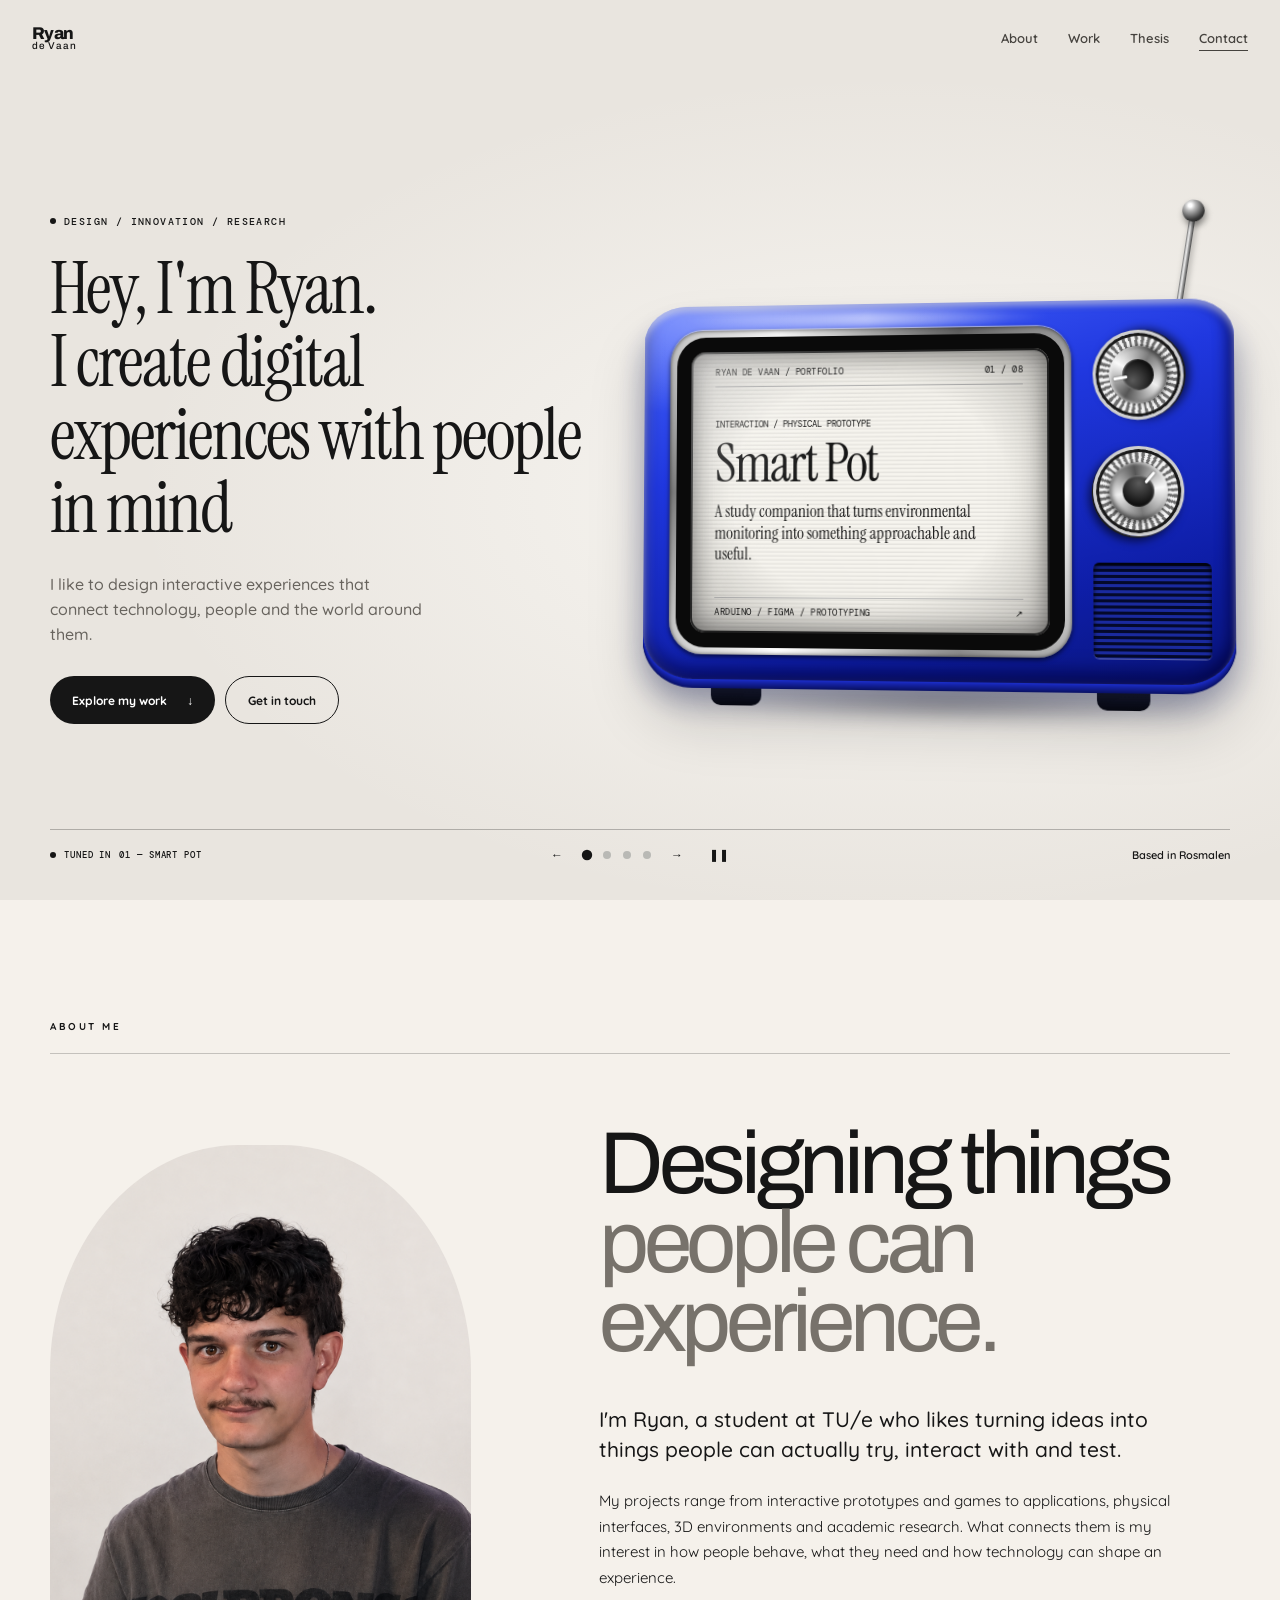
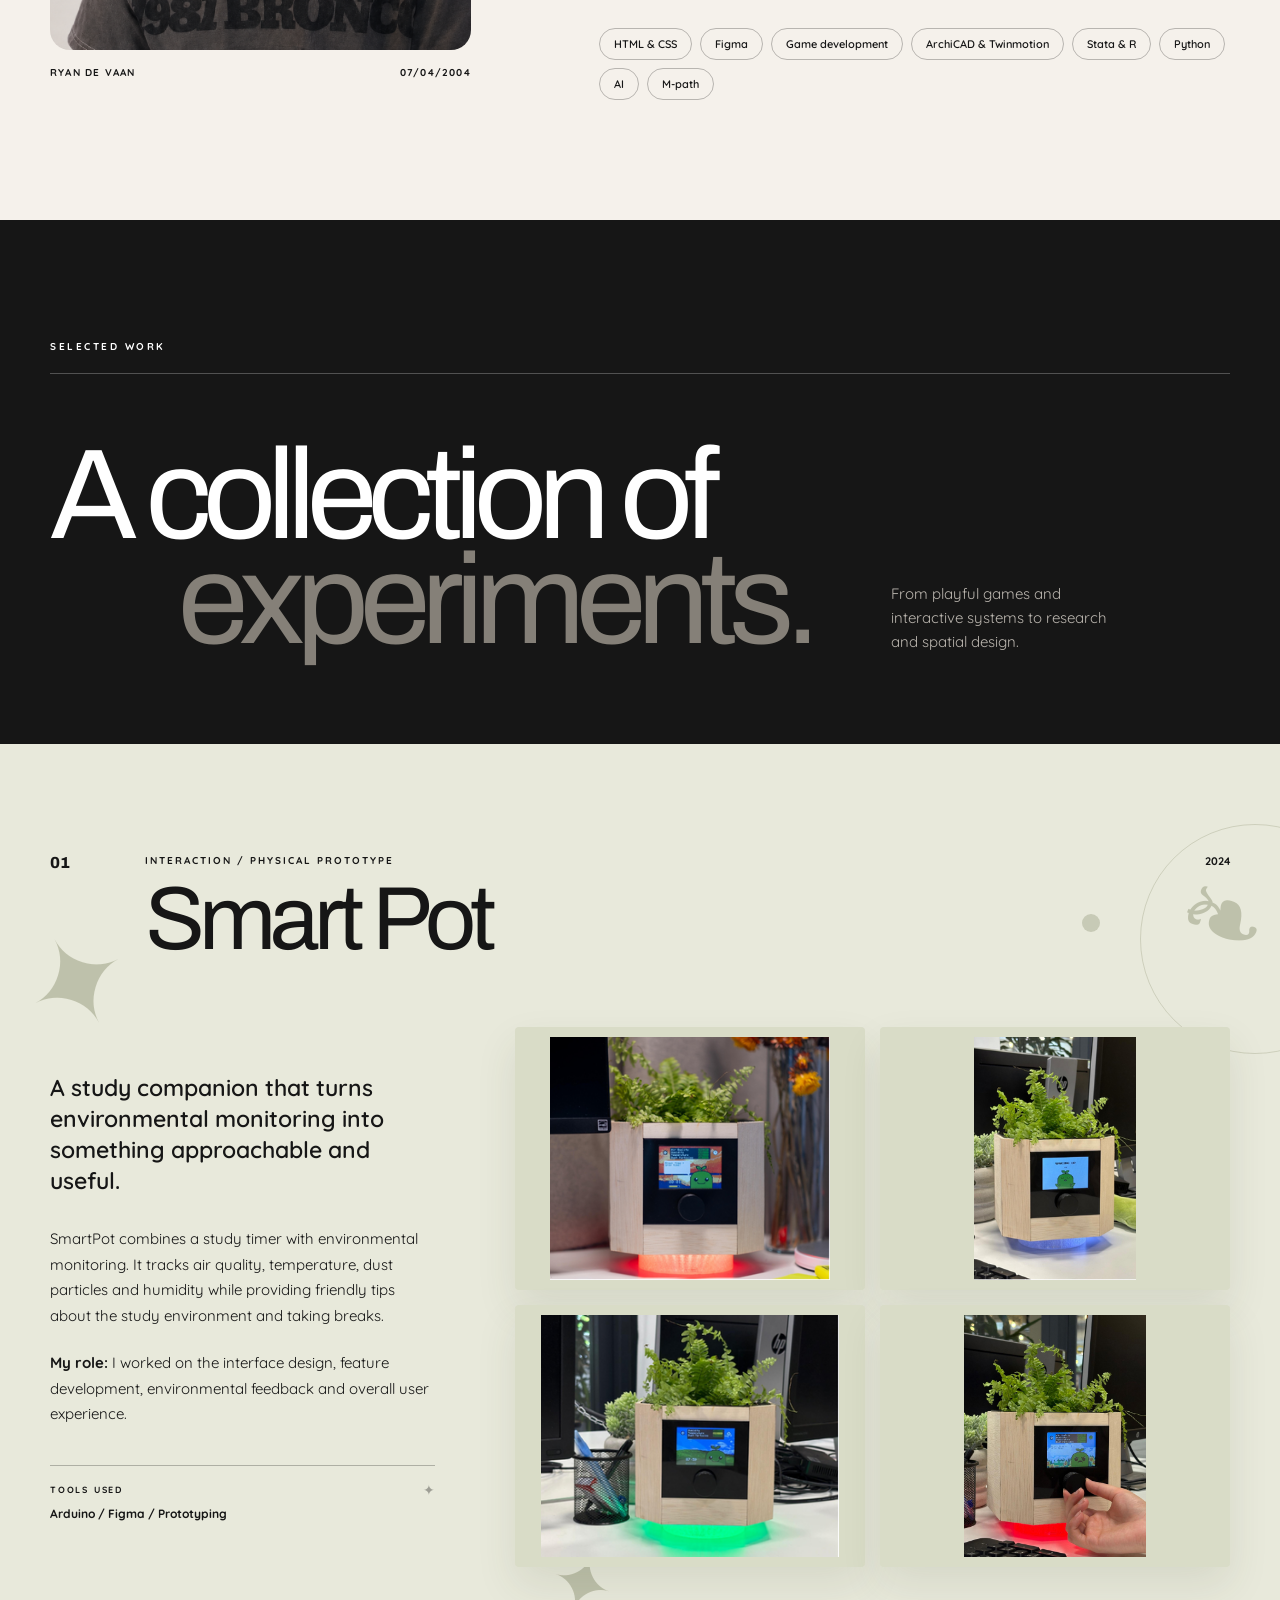
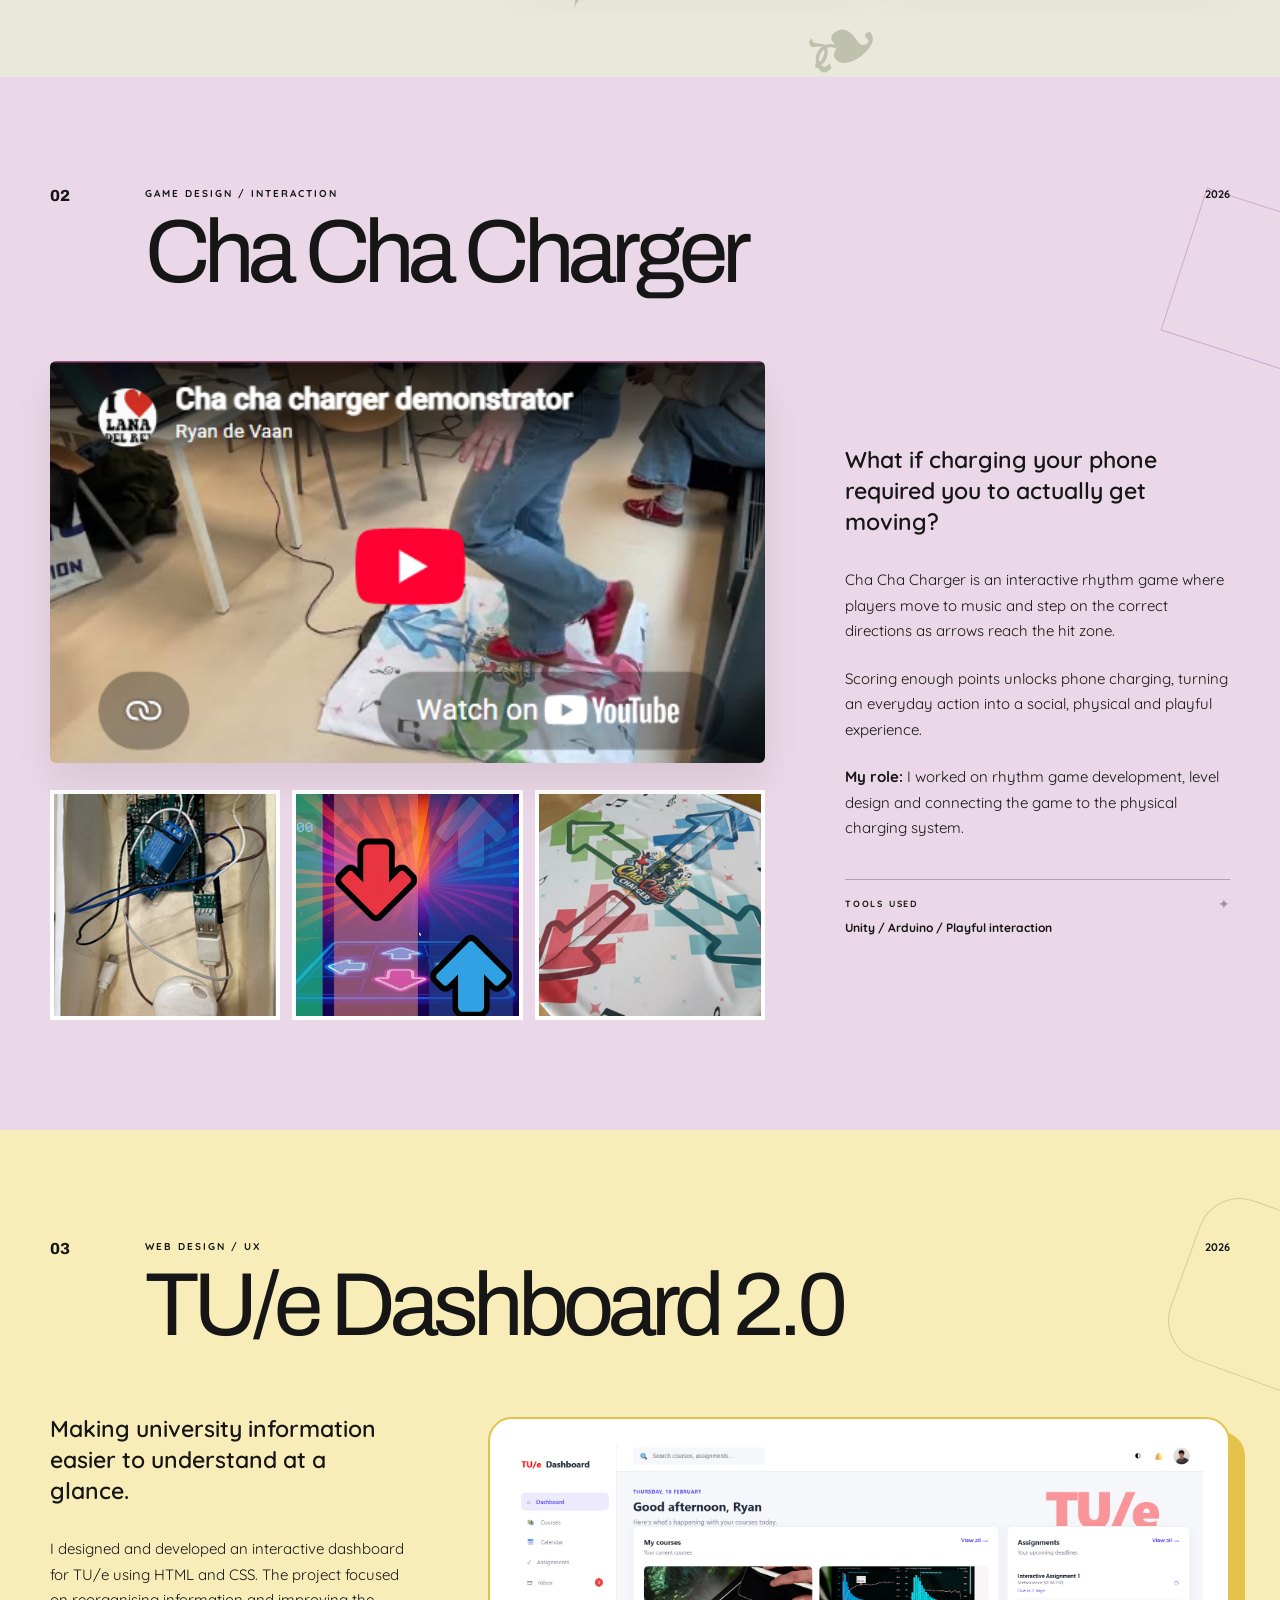
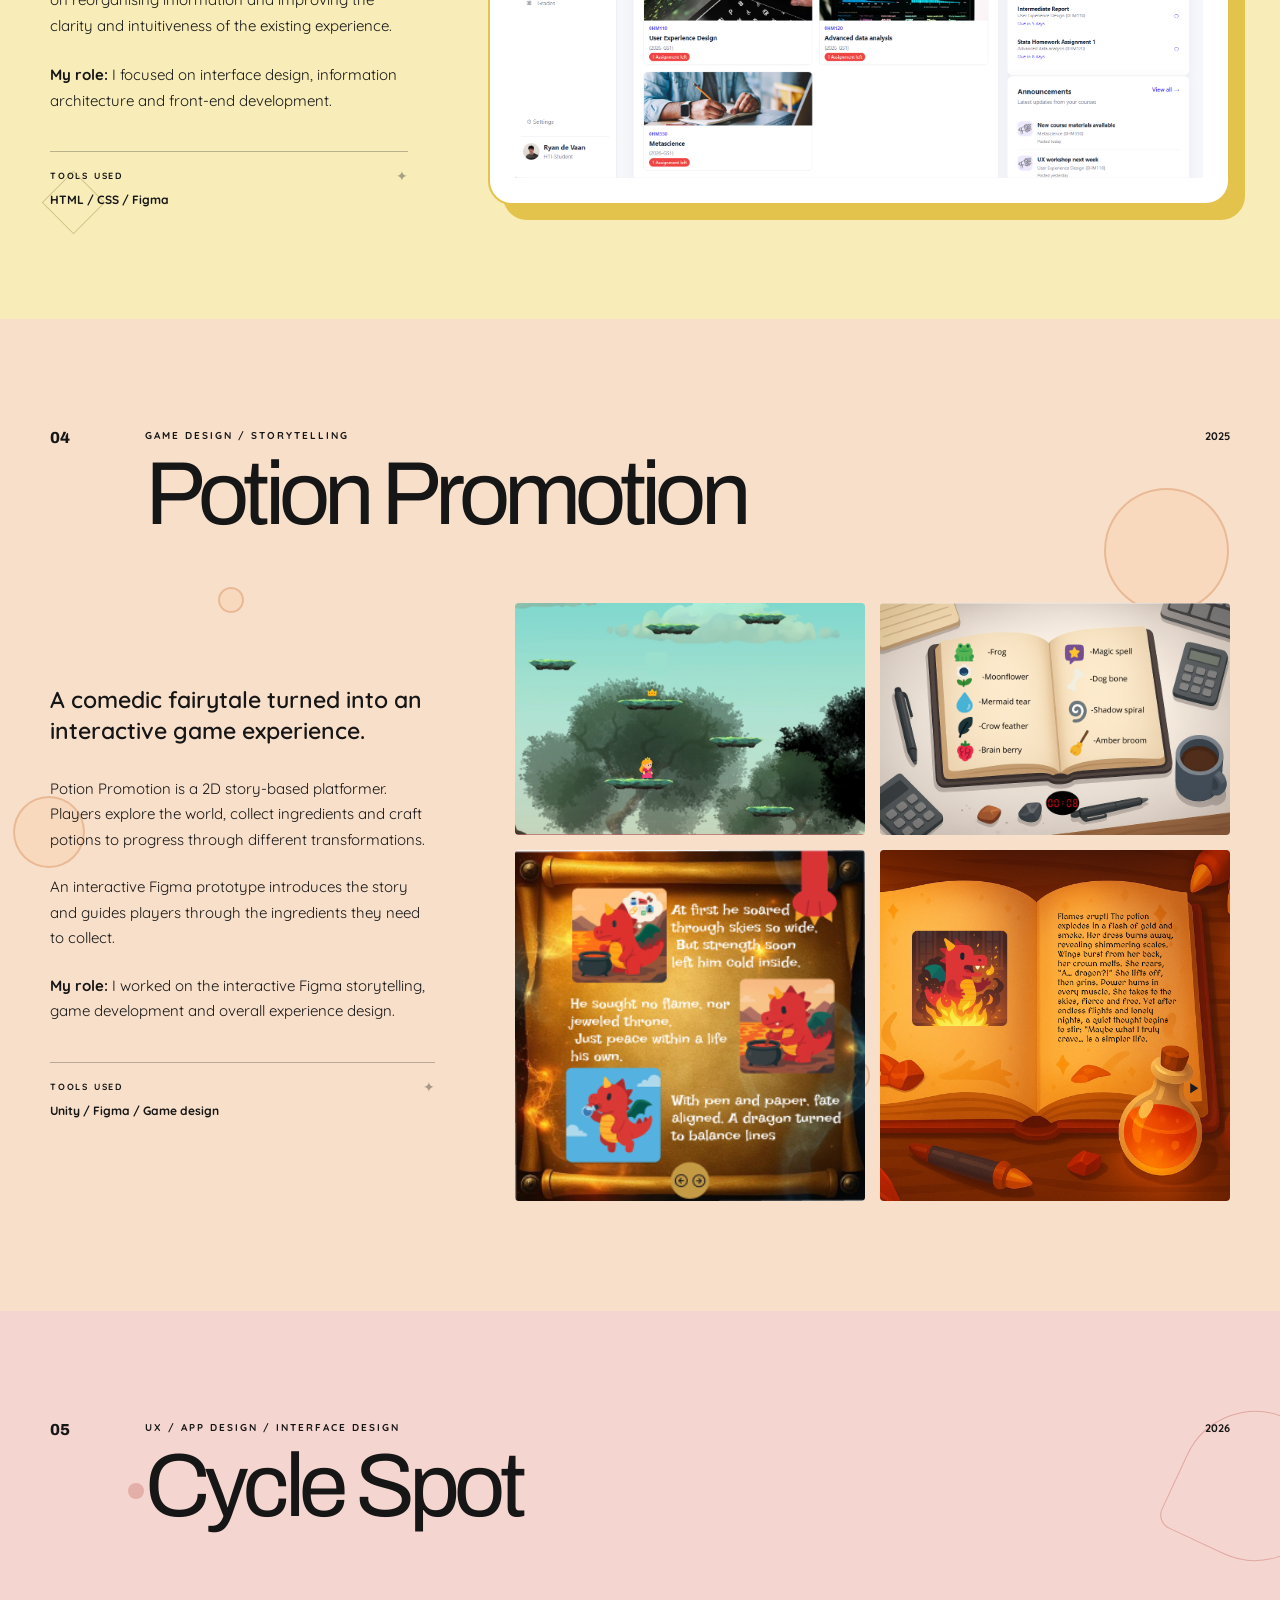
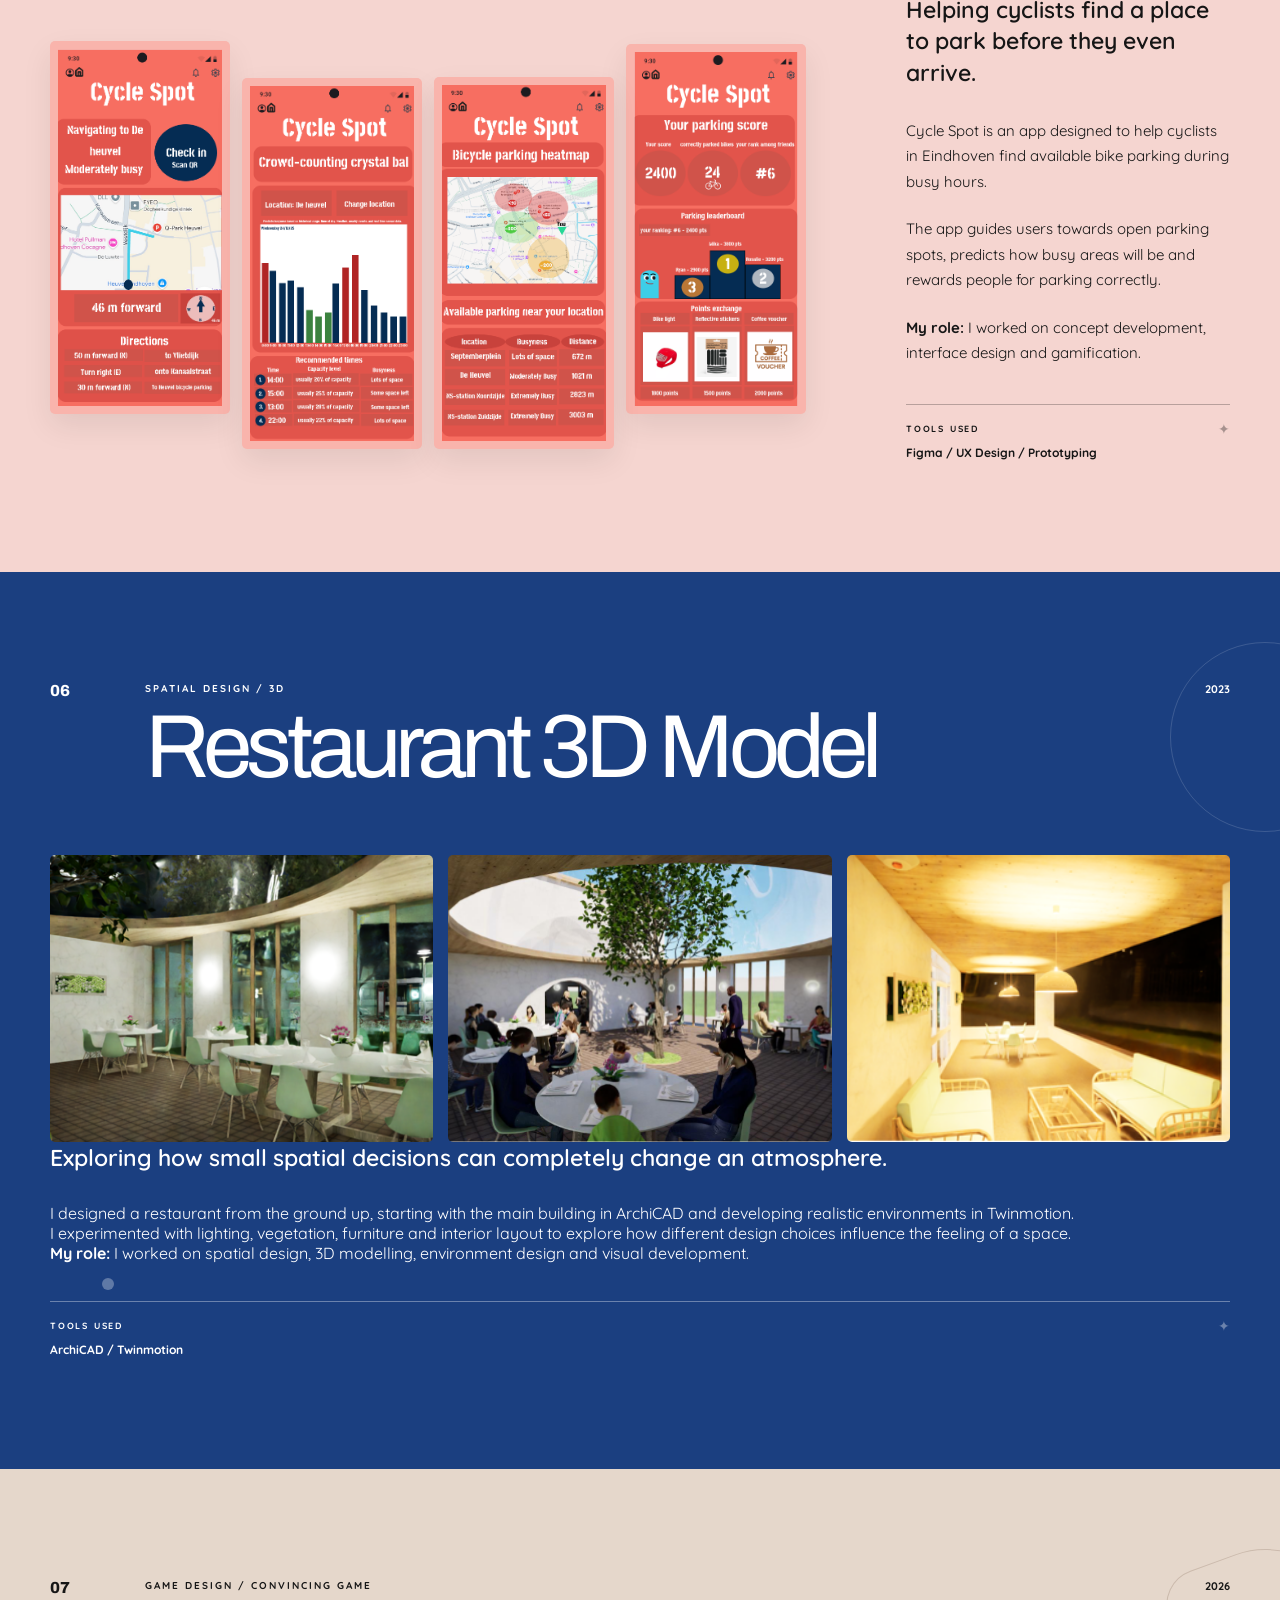
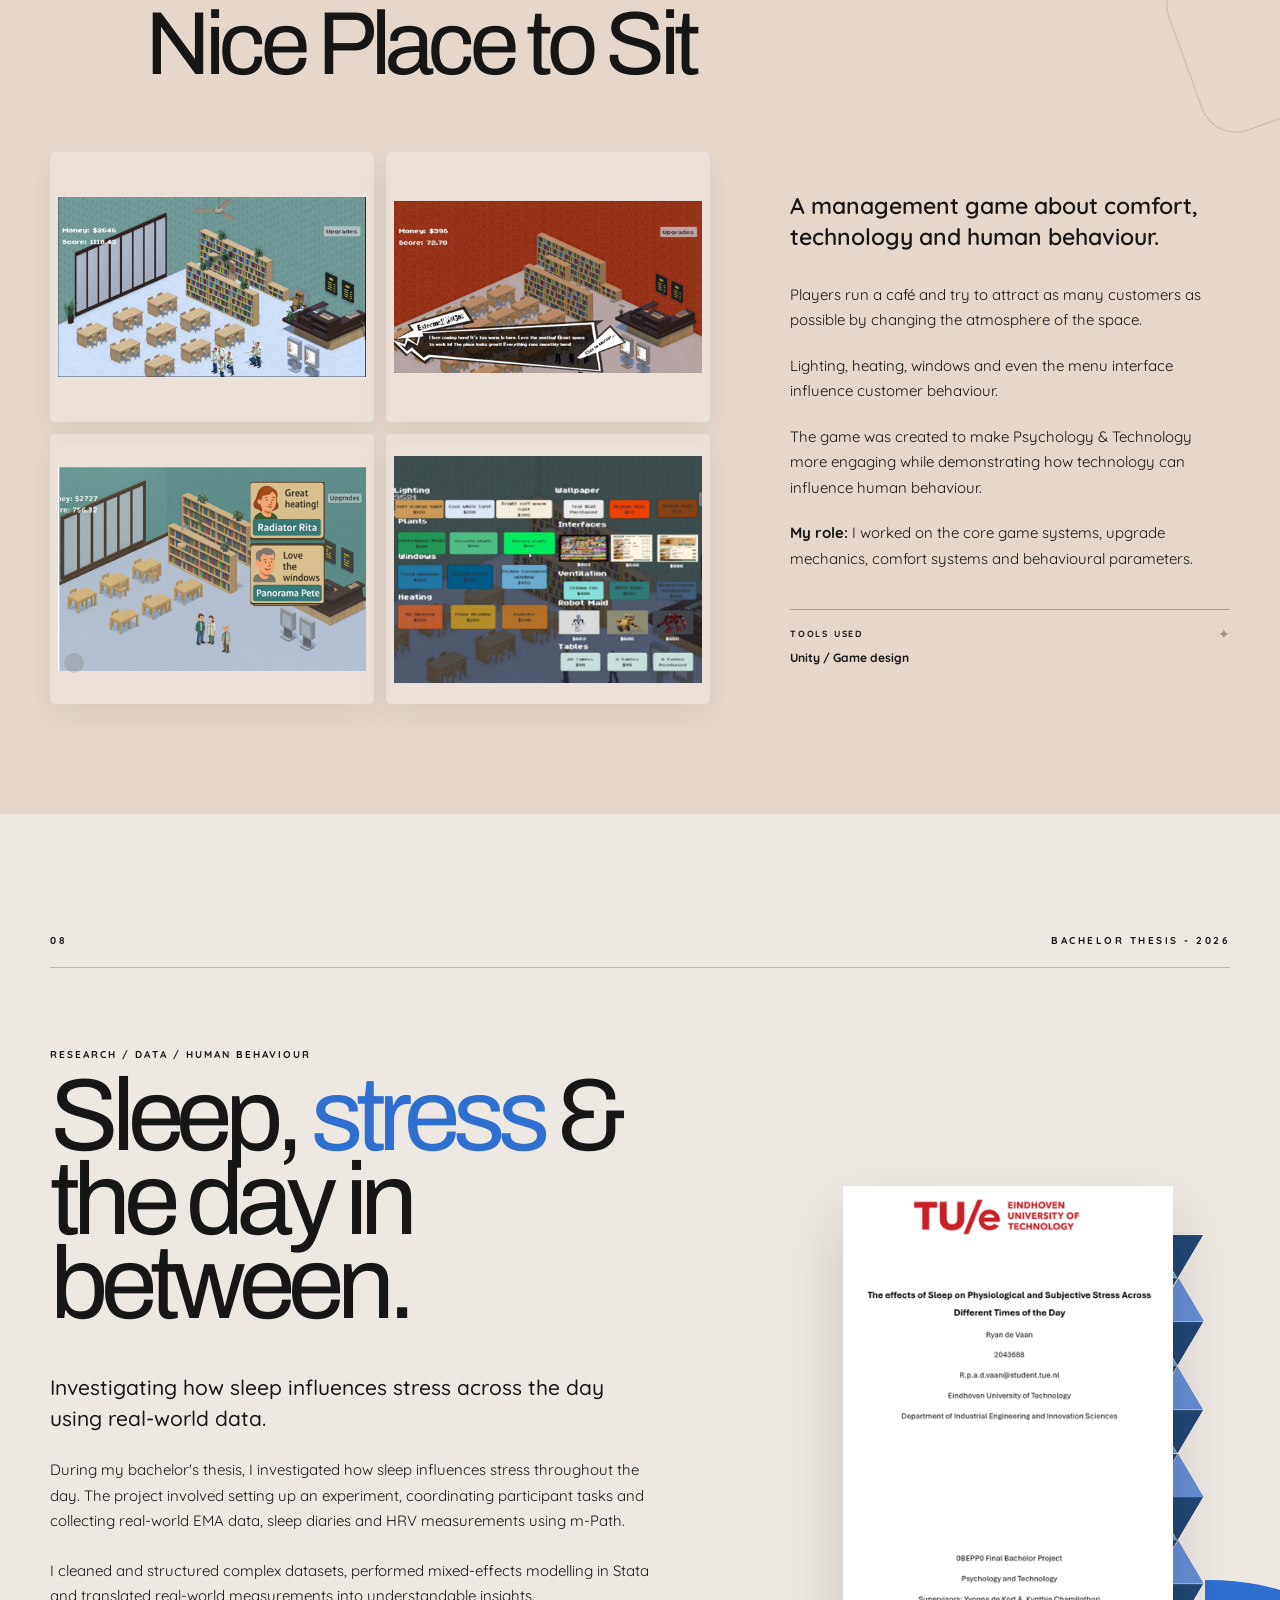
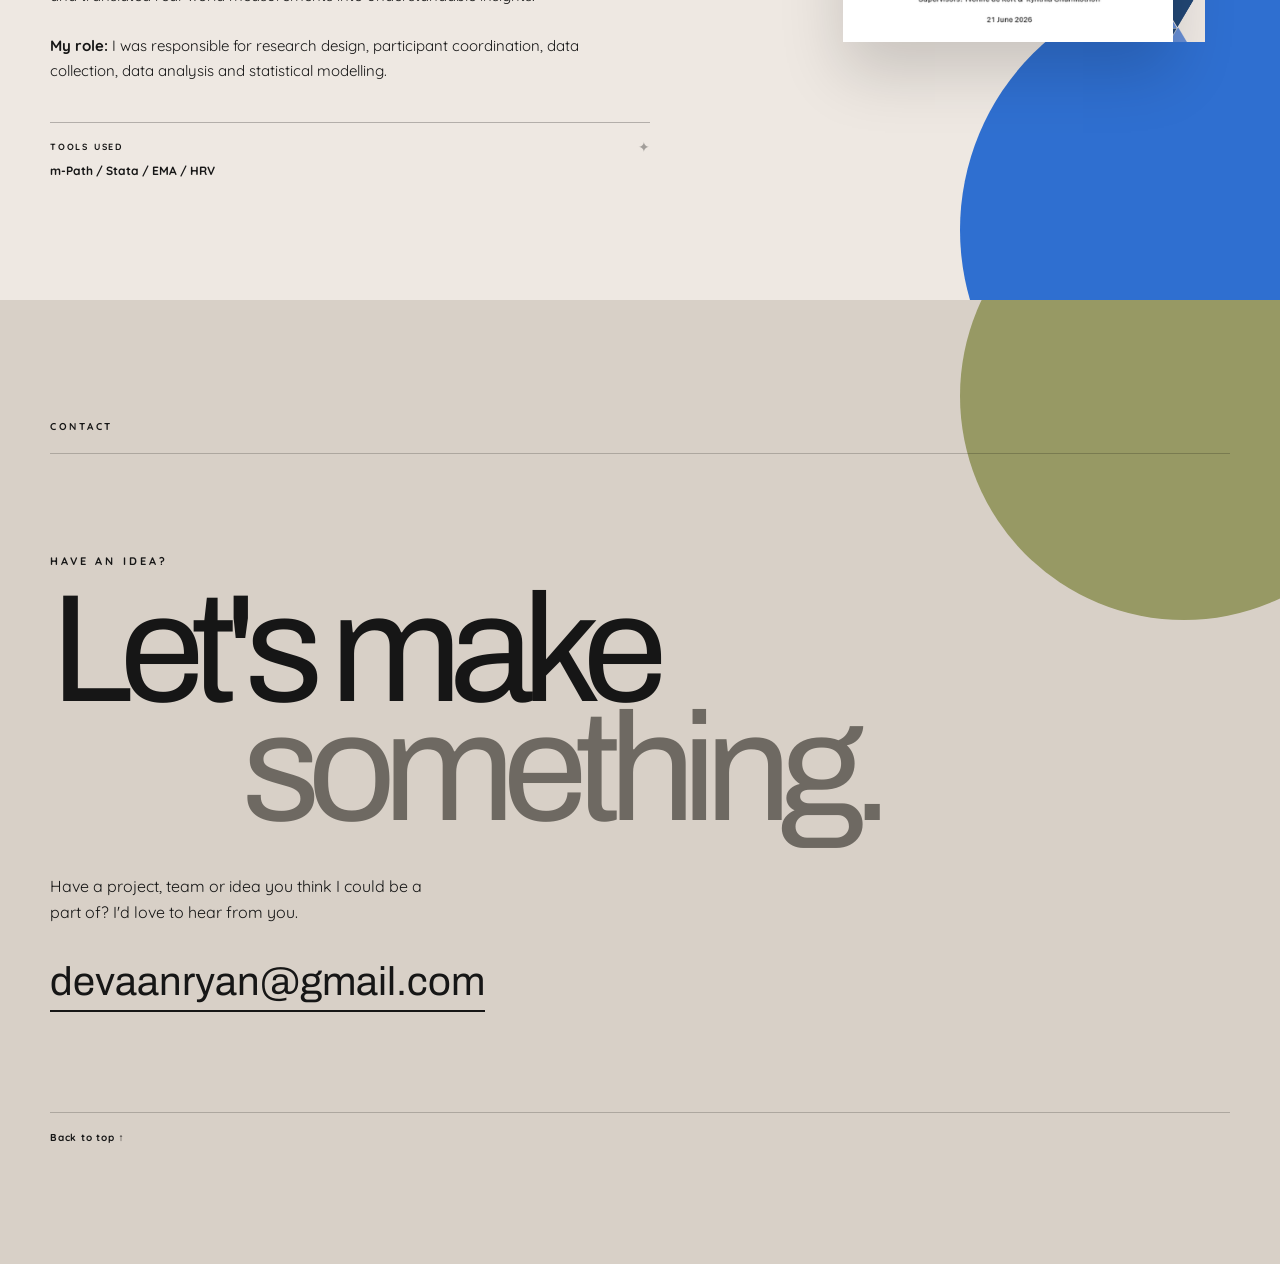
<file: index.html>
<!DOCTYPE html>
<html lang="en">
<head>
  <meta charset="UTF-8">
  <meta name="viewport" content="width=device-width, initial-scale=1.0">
  <meta name="description" content="Portfolio of Ryan de Vaan — design, interaction, technology and research.">

  <title>Ryan de Vaan — Portfolio</title>

  <link rel="preconnect" href="https://fonts.googleapis.com">
  <link rel="preconnect" href="https://fonts.gstatic.com" crossorigin>

  <link
    href="https://fonts.googleapis.com/css2?family=Archivo:wght@400;500;600;700;800&family=DM+Mono:wght@400;500&family=Instrument+Serif&family=Quicksand:wght@400;500;600;700&display=swap"
    rel="stylesheet"
  >

  <link rel="stylesheet" href="style.css">

  <!-- Analytics -->
  <script defer src="https://cloud.umami.is/script.js" data-website-id="09a11065-6f03-43e9-88d5-4eb578f0919a"></script>
</head>

<body id="top">

  <!-- =====================================================
       HEADER
  ====================================================== -->

  <header class="site-header" id="site-header">

    <a href="#top" class="logo">
      Ryan
      <span>de Vaan</span>
    </a>

    <nav class="main-nav" id="main-nav">
      <a href="#about">About</a>
      <a href="#work">Work</a>
      <a href="#thesis">Thesis</a>
      <a href="#contact">Contact</a>
    </nav>

    <button class="menu-toggle" id="menu-toggle" aria-label="Open navigation" aria-expanded="false">
      <span></span>
      <span></span>
    </button>

  </header>


  <main>

    <!-- =====================================================
         HERO — TV
    ====================================================== -->

    <section class="tv-hero" id="hero">
      <div class="container tv-hero-inner">

        <div class="tv-copy reveal">
          <p class="tv-eyebrow"><i></i> DESIGN / INNOVATION / RESEARCH</p>

          <h1 class="tv-title">Hey, I'm Ryan.</h1>
          <h1 class="tv-title"> I create digital experiences with people in mind</h1>

          <p class="tv-intro">
            I like to design interactive experiences that connect
            technology, people and the world around them.
          </p>

          <div class="tv-actions">
            <a class="button button-dark" href="#work">Explore my work <span>↓</span></a>
            <a class="button button-outline" href="#contact">Get in touch</a>
          </div>
        </div>

        <div class="tv-stage">
          <div class="tv" id="tv">

            <div class="antenna"><span></span></div>

            <div class="cabinet">
              <div class="bezel">
                <div class="screen" id="tvScreen">

                  <div class="slides">

                    <section class="slide active">
                      <div class="meta"><span>RYAN DE VAAN / PORTFOLIO</span><span>01 / 08</span></div>
                      <div class="body">
                        <p class="tag">INTERACTION / PHYSICAL PROTOTYPE</p>
                        <h2>Smart Pot</h2>
                        <p class="copy">A study companion that turns environmental monitoring into something approachable and useful.</p>
                      </div>
                      <div class="meta foot"><span>ARDUINO / FIGMA / PROTOTYPING</span><span>↗</span></div>
                    </section>

                    <section class="slide">
                      <div class="meta"><span>RYAN DE VAAN / PORTFOLIO</span><span>02 / 08</span></div>
                      <div class="body">
                        <p class="tag">GAME DESIGN / INTERACTION</p>
                        <h2>Cha Cha Charger</h2>
                        <p class="copy">What if charging your phone required you to actually get moving?</p>
                      </div>
                      <div class="meta foot"><span>UNITY / ARDUINO / PLAYFUL INTERACTION</span><span>↗</span></div>
                    </section>

                    <section class="slide">
                      <div class="meta"><span>RYAN DE VAAN / PORTFOLIO</span><span>05 / 08</span></div>
                      <div class="body">
                        <p class="tag">UX / APP DESIGN / INTERFACE DESIGN</p>
                        <h2>Cycle Spot</h2>
                        <p class="copy">Helping cyclists find a place to park before they even arrive.</p>
                      </div>
                      <div class="meta foot"><span>FIGMA / UX DESIGN / PROTOTYPING</span><span>↗</span></div>
                    </section>

                    <section class="slide">
                      <div class="meta"><span>RYAN DE VAAN / PORTFOLIO</span><span>08 / 08</span></div>
                      <div class="body">
                        <p class="tag">RESEARCH / DATA / HUMAN BEHAVIOUR</p>
                        <h2>Thesis</h2>
                        <p class="copy">Investigating how sleep influences stress across the day using real-world data.</p>
                      </div>
                      <div class="meta foot"><span>M-PATH / STATA / EMA / HRV</span><span>↗</span></div>
                    </section>

                  </div>

                  <div class="static"></div>
                  <div class="scanlines"></div>
                  <div class="glass"></div>
                </div>
              </div>

              <div class="panel">
                <div class="knob-row">
                  <div class="knob" id="knobA"><div class="knob-cap"><b></b></div></div>
                  
                </div>
                <div class="knob-row">
                  <div class="knob" id="knobB"><div class="knob-cap"><b></b></div></div>
    
                </div>
                <div class="grille"></div>
              </div>
            </div>

            <div class="feet"><i></i><i></i></div>
          </div>
        </div>

        <div class="tv-bottom reveal">
          <p class="tv-tuned"><i></i> TUNED IN <span id="tvLabel">01 — SMART POT</span></p>

          <div class="tv-controls">
            <button class="tv-ctrl" id="tvPrev" aria-label="Previous screen">←</button>
            <div class="tv-dots">
              <button class="tv-dot active" aria-label="Screen 1"></button>
              <button class="tv-dot" aria-label="Screen 2"></button>
              <button class="tv-dot" aria-label="Screen 3"></button>
              <button class="tv-dot" aria-label="Screen 4"></button>
            </div>
            <button class="tv-ctrl" id="tvNext" aria-label="Next screen">→</button>
            <button class="tv-ctrl" id="tvPlay" aria-label="Pause slideshow">❚❚</button>
          </div>

          <span class="tv-based">Based in Rosmalen</span>
        </div>

      </div>
    </section>


    <!-- =====================================================
         ABOUT
    ====================================================== -->

    <section class="section about" id="about">

      <div class="container">

        <div class="section-label reveal">
          <span>ABOUT ME</span>
        </div>

        <div class="about-grid">

          <div class="about-image reveal">

            <img src="about_me.png" alt="Portrait of Ryan de Vaan">

            <div class="image-caption">
              <span>Ryan de Vaan</span>
              <span>07/04/2004</span>
            </div>

          </div>

          <div class="about-content reveal">

            <h2>
              Designing things
              <span>people can experience.</span>
            </h2>

            <p class="large-copy">
              I'm Ryan, a student at TU/e who likes turning
              ideas into things people can actually try,
              interact with and test.
            </p>

            <p>
              My projects range from interactive prototypes
              and games to applications, physical interfaces,
              3D environments and academic research. What
              connects them is my interest in how people behave,
              what they need and how technology can shape
              an experience.
            </p>

            <div class="skills">
              <span>HTML & CSS</span>
              <span>Figma</span>
              <span>Game development</span>
              <span>ArchiCAD & Twinmotion</span>
              <span>Stata & R</span>
              <span>Python</span>
              <span>AI</span>
              <span>M-path</span>
            </div>

          </div>

        </div>

      </div>

    </section>


    <!-- =====================================================
         WORK INTRO
    ====================================================== -->

    <section class="work-intro" id="work">

      <div class="container">

        <div class="section-label light-label reveal">
          <span>SELECTED WORK</span>
        </div>

        <div class="work-heading reveal">

          <h2>
            A collection of
            <em>experiments.</em>
          </h2>

          <p>
            From playful games and interactive systems to
            research and spatial design.
          </p>

        </div>

      </div>

    </section>


    <!-- =====================================================
         PROJECT 01 — SMART POT
    ====================================================== -->

    <section class="project project-green smartpot-project">

      <div class="project-decoration smartpot-decoration-1"></div>
      <div class="project-decoration smartpot-decoration-2"></div>

      <!-- Old leaf style -->

      <div class="smartpot-leaf smartpot-leaf-1">✦</div>
      <div class="smartpot-leaf smartpot-leaf-2">❧</div>
      <div class="smartpot-leaf smartpot-leaf-3">✦</div>
      <div class="smartpot-leaf smartpot-leaf-4">❧</div>

      <div class="container">

        <div class="project-header reveal">

          <div class="project-number">01</div>

          <div>
            <span class="project-type">INTERACTION / PHYSICAL PROTOTYPE</span>
            <h2>Smart Pot</h2>
          </div>

          <span class="project-year">2024</span>

        </div>

        <div class="project-grid">

          <div class="project-description reveal">

            <p class="project-lead">
              A study companion that turns environmental
              monitoring into something approachable and useful.
            </p>

            <p>
              SmartPot combines a study timer with
              environmental monitoring. It tracks air quality,
              temperature, dust particles and humidity while
              providing friendly tips about the study
              environment and taking breaks.
            </p>

            <p>
              <strong>My role:</strong>
              I worked on the interface design, feature
              development, environmental feedback and
              overall user experience.
            </p>

            <div class="tools-used">
              <span>TOOLS USED</span>
              <strong>Arduino / Figma / Prototyping</strong>
            </div>

          </div>

          <div class="project-gallery smartpot-gallery reveal">

            <figure>
              <img src="Smartpot_1.png" alt="Smart Pot interface and prototype">
            </figure>

            <figure>
              <img src="Smartpot_2.png" alt="Smart Pot environmental monitoring">
            </figure>

            <figure>
              <img src="Smartpot_3.png" alt="Smart Pot study interface">
            </figure>

            <figure>
              <img src="Smartpot_4.jpg" alt="Smart Pot physical prototype">
            </figure>

          </div>

        </div>

      </div>

    </section>


    <!-- =====================================================
         PROJECT 02 — CHA CHA CHARGER
    ====================================================== -->

    <section class="project project-purple">

      <div class="project-decoration purple-decoration-1"></div>
      <div class="project-decoration purple-decoration-2"></div>

      <div class="container">

        <div class="project-header reveal">

          <div class="project-number">02</div>

          <div>
            <span class="project-type">GAME DESIGN / INTERACTION</span>
            <h2>Cha Cha Charger</h2>
          </div>

          <span class="project-year">2026</span>

        </div>

        <div class="project-grid project-grid-reverse">

          <div class="project-gallery reveal">

            <a
              class="video-card"
              href="https://youtu.be/IPQPVv45u3Y?si=XVPJBZX7PfWoRtto"
              target="_blank"
              rel="noopener noreferrer"
            >

              <img src="chachacharger_4.png" alt="Cha Cha Charger demo">

              <div class="video-overlay">
                <span>WATCH DEMO</span>
                <strong>▶</strong>
              </div>

            </a>

            <div class="mini-gallery">
              <img src="chachacharger_1.png" alt="Cha Cha Charger hardware">
              <img src="cha cha charger_pic2.png" alt="Cha Cha Charger game">
              <img src="chachacharger_3.png" alt="Cha Cha Charger rhythm interface">
            </div>

          </div>

          <div class="project-description reveal">

            <p class="project-lead">
              What if charging your phone required you to
              actually get moving?
            </p>

            <p>
              Cha Cha Charger is an interactive rhythm game
              where players move to music and step on the
              correct directions as arrows reach the hit zone.
            </p>

            <p>
              Scoring enough points unlocks phone charging,
              turning an everyday action into a social,
              physical and playful experience.
            </p>

            <p>
              <strong>My role:</strong>
              I worked on rhythm game development,
              level design and connecting the game to
              the physical charging system.
            </p>

            <div class="tools-used">
              <span>TOOLS USED</span>
              <strong>Unity / Arduino / Playful interaction</strong>
            </div>

          </div>

        </div>

      </div>

    </section>


    <!-- =====================================================
         PROJECT 03 — DASHBOARD
    ====================================================== -->

    <section class="project project-yellow">

      <div class="project-decoration yellow-decoration-1"></div>
      <div class="project-decoration yellow-decoration-2"></div>

      <div class="container">

        <div class="project-header reveal">

          <div class="project-number">03</div>

          <div>
            <span class="project-type">WEB DESIGN / UX</span>
            <h2>TU/e Dashboard 2.0</h2>
          </div>

          <span class="project-year">2026</span>

        </div>

        <div class="dashboard-project reveal">

          <div class="dashboard-copy">

            <p class="project-lead">
              Making university information easier to
              understand at a glance.
            </p>

            <p>
              I designed and developed an interactive dashboard
              for TU/e using HTML and CSS. The project focused
              on reorganising information and improving the
              clarity and intuitiveness of the existing
              experience.
            </p>

            <p>
              <strong>My role:</strong>
              I focused on interface design, information
              architecture and front-end development.
            </p>

            <div class="tools-used">
              <span>TOOLS USED</span>
              <strong>HTML / CSS / Figma</strong>
            </div>

          </div>

          <div class="dashboard-image">
            <img src="dashboard.png" alt="TU/e dashboard interface">
          </div>

        </div>

      </div>

    </section>


    <!-- =====================================================
         PROJECT 04 — POTION PROMOTION
    ====================================================== -->

    <section class="project project-orange potion-project">

      <div class="potion-circle potion-circle-1"></div>
      <div class="potion-circle potion-circle-2"></div>
      <div class="potion-circle potion-circle-3"></div>
      <div class="potion-circle potion-circle-4"></div>
      <div class="potion-circle potion-circle-5"></div>
      <div class="potion-circle potion-circle-6"></div>

      <div class="container">

        <div class="project-header reveal">

          <div class="project-number">04</div>

          <div>
            <span class="project-type">GAME DESIGN / STORYTELLING</span>
            <h2>Potion Promotion</h2>
          </div>

          <span class="project-year">2025</span>

        </div>

        <div class="project-grid">

          <div class="project-description reveal">

            <p class="project-lead">
              A comedic fairytale turned into an interactive
              game experience.
            </p>

            <p>
              Potion Promotion is a 2D story-based platformer.
              Players explore the world, collect ingredients
              and craft potions to progress through different
              transformations.
            </p>

            <p>
              An interactive Figma prototype introduces the
              story and guides players through the ingredients
              they need to collect.
            </p>

            <p>
              <strong>My role:</strong>
              I worked on the interactive Figma storytelling,
              game development and overall experience design.
            </p>

            <div class="tools-used">
              <span>TOOLS USED</span>
              <strong>Unity / Figma / Game design</strong>
            </div>

          </div>

          <div class="project-gallery gallery-four potion-gallery reveal">

            <figure>
              <img src="potionpromotion_1.png" alt="Potion Promotion gameplay">
            </figure>

            <figure>
              <img src="potionpromotion_2.png" alt="Potion Promotion concept">
            </figure>

            <figure>
              <img src="potionpromotion_3.png" alt="Potion Promotion story">
            </figure>

            <figure>
              <img src="potionpromotion_4.png" alt="Potion Promotion interface">
            </figure>

          </div>

        </div>

      </div>

    </section>


    <!-- =====================================================
         PROJECT 05 — CYCLE SPOT
    ====================================================== -->

    <section class="project project-red">

      <div class="project-decoration red-decoration-1"></div>
      <div class="project-decoration red-decoration-2"></div>

      <div class="container">

        <div class="project-header reveal">

          <div class="project-number">05</div>

          <div>
            <span class="project-type">UX / APP DESIGN / INTERFACE DESIGN</span>
            <h2>Cycle Spot</h2>
          </div>

          <span class="project-year">2026</span>

        </div>

        <div class="cycle-layout reveal">

          <div class="cycle-images">
            <img src="cyclespot_1.png" alt="Cycle Spot navigation">
            <img src="cyclespot_2.png" alt="Cycle Spot crowd counting">
            <img src="cyclespot_3.png" alt="Cycle Spot heatmap">
            <img src="cyclespot_4.png" alt="Cycle Spot parking score">
          </div>

          <div class="cycle-copy">

            <p class="project-lead">
              Helping cyclists find a place to park before
              they even arrive.
            </p>

            <p>
              Cycle Spot is an app designed to help cyclists
              in Eindhoven find available bike parking during
              busy hours.
            </p>

            <p>
              The app guides users towards open parking spots,
              predicts how busy areas will be and rewards
              people for parking correctly.
            </p>

            <p>
              <strong>My role:</strong>
              I worked on concept development, interface
              design and gamification.
            </p>

            <div class="tools-used">
              <span>TOOLS USED</span>
              <strong>Figma / UX Design / Prototyping</strong>
            </div>

          </div>

        </div>

      </div>

    </section>


    <!-- =====================================================
         PROJECT 06 — RESTAURANT
    ====================================================== -->

    <section class="project project-blue restaurant-project">

      <div class="project-decoration blue-decoration-1"></div>
      <div class="project-decoration blue-decoration-2"></div>

      <div class="container">

        <div class="project-header reveal">

          <div class="project-number">06</div>

          <div>
            <span class="project-type">SPATIAL DESIGN / 3D</span>
            <h2>Restaurant 3D Model</h2>
          </div>

          <span class="project-year">2023</span>

        </div>

        <div class="restaurant-layout reveal">

          <div class="restaurant-gallery">

            <figure>
              <img src="img_rest1.png" alt="Restaurant exterior 3D model">
            </figure>

            <figure>
              <img src="3d_restaurant_2.png" alt="Restaurant render">
            </figure>

            <figure>
              <img src="vers_2.png" alt="Restaurant interior">
            </figure>

          </div>

          <div class="restaurant-text">

            <p class="project-lead">
              Exploring how small spatial decisions can
              completely change an atmosphere.
            </p>

            <p>
              I designed a restaurant from the ground up,
              starting with the main building in ArchiCAD
              and developing realistic environments in
              Twinmotion.
            </p>

            <p>
              I experimented with lighting, vegetation,
              furniture and interior layout to explore how
              different design choices influence the feeling
              of a space.
            </p>

            <p>
              <strong>My role:</strong>
              I worked on spatial design, 3D modelling,
              environment design and visual development.
            </p>

            <div class="tools-used">
              <span>TOOLS USED</span>
              <strong>ArchiCAD / Twinmotion</strong>
            </div>

          </div>

        </div>

      </div>

    </section>


    <!-- =====================================================
         PROJECT 07 — NICE PLACE TO SIT
    ====================================================== -->

    <section class="project project-sand nice-sit-project">

      <div class="project-decoration sit-decoration-1"></div>
      <div class="project-decoration sit-decoration-2"></div>

      <div class="container">

        <div class="project-header reveal">

          <div class="project-number">07</div>

          <div>
            <span class="project-type">GAME DESIGN / CONVINCING GAME</span>
            <h2>Nice Place to Sit</h2>
          </div>

          <span class="project-year">2026</span>

        </div>

        <div class="sit-layout">

          <div class="sit-gallery reveal">

            <figure>
              <img src="niceplacetosit_1.png" alt="Nice Place to Sit gameplay">
            </figure>

            <figure>
              <img src="niceplacetosit_2.png" alt="Nice Place to Sit interface">
            </figure>

            <figure>
              <img src="niceplacetosit_3.png" alt="Nice Place to Sit environment">
            </figure>

            <figure>
              <img src="niceplacetosit_4.png" alt="Nice Place to Sit game">
            </figure>

          </div>

          <div class="sit-copy reveal">

            <p class="project-lead">
              A management game about comfort, technology
              and human behaviour.
            </p>

            <p>
              Players run a café and try to attract as many
              customers as possible by changing the atmosphere
              of the space.
            </p>

            <p>
              Lighting, heating, windows and even the menu
              interface influence customer behaviour.
            </p>

            <p>
              The game was created to make Psychology &
              Technology more engaging while demonstrating
              how technology can influence human behaviour.
            </p>

            <p>
              <strong>My role:</strong>
              I worked on the core game systems, upgrade
              mechanics, comfort systems and behavioural
              parameters.
            </p>

            <div class="tools-used">
              <span>TOOLS USED</span>
              <strong>Unity / Game design</strong>
            </div>

          </div>

        </div>

      </div>

    </section>


    <!-- =====================================================
         THESIS
    ====================================================== -->

    <section class="section thesis" id="thesis">

      <div class="thesis-shape"></div>

      <div class="container">

        <div class="section-label reveal">
          <span>08</span>
          <span>BACHELOR THESIS - 2026</span>
        </div>

        <div class="thesis-grid">

          <div class="thesis-content reveal">

            <span class="project-type">RESEARCH / DATA / HUMAN BEHAVIOUR</span>

            <h2>
              Sleep,
              <em>stress</em>
              & the day in between.
            </h2>

            <p class="large-copy">
              Investigating how sleep influences stress
              across the day using real-world data.
            </p>

            <p>
              During my bachelor's thesis, I investigated
              how sleep influences stress throughout the day.
              The project involved setting up an experiment,
              coordinating participant tasks and collecting
              real-world EMA data, sleep diaries and HRV
              measurements using m-Path.
            </p>

            <p>
              I cleaned and structured complex datasets,
              performed mixed-effects modelling in Stata
              and translated real-world measurements into
              understandable insights.
            </p>

            <p>
              <strong>My role:</strong>
              I was responsible for research design,
              participant coordination, data collection,
              data analysis and statistical modelling.
            </p>

            <div class="tools-used">
              <span>TOOLS USED</span>
              <strong>m-Path / Stata / EMA / HRV</strong>
            </div>

          </div>

          <div class="thesis-visual reveal">

            <img src="thesis.png" alt="Bachelor thesis document">

            <img class="triangle-pattern" src="triangles.png" alt="" aria-hidden="true">

          </div>

        </div>

      </div>

    </section>


    <!-- =====================================================
         CONTACT
    ====================================================== -->

    <section class="section contact" id="contact">

      <div class="contact-shape"></div>

      <div class="container">

        <div class="section-label reveal">
          <span>CONTACT</span>
        </div>

        <div class="contact-content reveal">

          <p class="eyebrow">HAVE AN IDEA?</p>

          <h2>
            Let's make
            <em>something.</em>
          </h2>

          <p>
            Have a project, team or idea you think I could be a part of?
            I'd love to hear from you.
          </p>

          <a class="contact-link" href="mailto:devaanryan@gmail.com">
            devaanryan@gmail.com
          </a>

        </div>

        <footer>

          <a href="#top">Back to top ↑</a>

        </footer>

      </div>

    </section>

  </main>


  <!-- =====================================================
       JAVASCRIPT
  ====================================================== -->

  <script>

    /* -----------------------------------------------------
       HEADER ON SCROLL
    ----------------------------------------------------- */

    const header = document.getElementById("site-header");

    function updateHeader() {
      if (window.scrollY > 40) {
        header.classList.add("scrolled");
      } else {
        header.classList.remove("scrolled");
      }
    }

    window.addEventListener("scroll", updateHeader);
    updateHeader();


    /* -----------------------------------------------------
       MOBILE MENU
    ----------------------------------------------------- */

    const menuToggle = document.getElementById("menu-toggle");
    const mainNav = document.getElementById("main-nav");

    menuToggle.addEventListener("click", () => {
      const isOpen = mainNav.classList.toggle("open");
      menuToggle.classList.toggle("active", isOpen);
      menuToggle.setAttribute("aria-expanded", isOpen);
    });

    /* Close mobile menu after clicking a link */

    document.querySelectorAll(".main-nav a").forEach(link => {
      link.addEventListener("click", () => {
        mainNav.classList.remove("open");
        menuToggle.classList.remove("active");
        menuToggle.setAttribute("aria-expanded", "false");
      });
    });


    /* -----------------------------------------------------
       SCROLL REVEAL
    ----------------------------------------------------- */

    const revealElements = document.querySelectorAll(".reveal");

    const revealObserver = new IntersectionObserver(
      entries => {
        entries.forEach(entry => {
          if (entry.isIntersecting) {
            entry.target.classList.add("visible");
            revealObserver.unobserve(entry.target);
          }
        });
      },
      { threshold: 0.12 }
    );

    revealElements.forEach(element => {
      revealObserver.observe(element);
    });


    /* -----------------------------------------------------
       ACTIVE NAVIGATION
    ----------------------------------------------------- */

    const sections = document.querySelectorAll("#about, #work, #thesis, #contact");
    const navLinks = document.querySelectorAll(".main-nav a");

    const sectionObserver = new IntersectionObserver(
      entries => {
        entries.forEach(entry => {
          if (entry.isIntersecting) {
            navLinks.forEach(link => link.classList.remove("active"));

            const activeLink = document.querySelector(
              `.main-nav a[href="#${entry.target.id}"]`
            );

            if (activeLink) activeLink.classList.add("active");
          }
        });
      },
      { rootMargin: "-35% 0px -55% 0px" }
    );

    sections.forEach(section => {
      sectionObserver.observe(section);
    });


    /* -----------------------------------------------------
       TV HERO
    ----------------------------------------------------- */

    (function () {
      const hero    = document.getElementById("hero");
      const tv      = document.getElementById("tv");
      const screen  = document.getElementById("tvScreen");
      const slides  = [...hero.querySelectorAll(".slide")];
      const dots    = [...hero.querySelectorAll(".tv-dot")];
      const label   = document.getElementById("tvLabel");
      const knobA   = document.getElementById("knobA");
      const knobB   = document.getElementById("knobB");
      const playBtn = document.getElementById("tvPlay");

      const labels = [
        "01 — SMART POT",
        "02 — CHA CHA CHARGER",
        "05 — CYCLE SPOT",
        "08 — THESIS"
      ];

      const reduce = window.matchMedia("(prefers-reduced-motion: reduce)").matches;
      const DELAY = 3500;

      let index = 0;
      let playing = !reduce;
      let timer = null;

      function go(n) {
        index = (n + slides.length) % slides.length;

        slides.forEach((s, k) => s.classList.toggle("active", k === index));
        dots.forEach((d, k) => d.classList.toggle("active", k === index));
        label.textContent = labels[index];

        knobA.style.setProperty("--rot", (index * 70 - 100) + "deg");
        knobB.style.setProperty("--rot", (index * -55 + 40) + "deg");

        screen.classList.remove("switching");
        void screen.offsetWidth;
        screen.classList.add("switching");
      }

      function start() {
        clearInterval(timer);
        if (playing) timer = setInterval(() => go(index + 1), DELAY);
      }

      function setPlaying(state) {
        playing = state;
        playBtn.textContent = playing ? "❚❚" : "▶";
        playBtn.setAttribute("aria-label", playing ? "Pause slideshow" : "Play slideshow");
        start();
      }

      dots.forEach((d, k) => d.addEventListener("click", () => { go(k); start(); }));
      document.getElementById("tvPrev").addEventListener("click", () => { go(index - 1); start(); });
      document.getElementById("tvNext").addEventListener("click", () => { go(index + 1); start(); });
      playBtn.addEventListener("click", () => setPlaying(!playing));
      knobA.addEventListener("click", () => { go(index + 1); start(); });
      knobB.addEventListener("click", () => setPlaying(!playing));

      if (!reduce) {
        hero.addEventListener("mousemove", e => {
          const r = hero.getBoundingClientRect();
          const x = (e.clientX - r.left) / r.width - 0.5;
          const y = (e.clientY - r.top) / r.height - 0.5;
          tv.style.setProperty("--ry", (x * 14) + "deg");
          tv.style.setProperty("--rx", (-y * 10) + "deg");
        });
        hero.addEventListener("mouseleave", () => {
          tv.style.setProperty("--ry", "-6deg");
          tv.style.setProperty("--rx", "2deg");
        });
      }

      go(0);
      setPlaying(playing);
    })();

  </script>

</body>
</html>
</file>
<file: style.css>
/* =========================================================
   RESET
========================================================= */

* {
  box-sizing: border-box;
  margin: 0;
  padding: 0;
}

:root {

  --beige: #e9e5df;
  --paper: #f5f1eb;
  --white: #ffffff;
  --black: #161616;
  --muted: #68645e;

  --green: #979964;
  --purple: #92408a;
  --yellow: #f3cd5c;
  --orange: #f58b36;
  --red: #e86e62;
  --blue: #1b3f80;
  --sand: #d7bda5;

  --container: 1180px;

  --ease: cubic-bezier(.2, .7, .2, 1);
}

html {
  scroll-behavior: smooth;
}

body {
  background: var(--beige);
  color: var(--black);
  font-family: "Quicksand", sans-serif;
  overflow-x: hidden;
}

img {
  max-width: 100%;
}

a {
  color: inherit;
}


/* =========================================================
   CONTAINER
========================================================= */

.container {
  width: min(calc(100% - 48px), var(--container));
  margin-inline: auto;
}


/* =========================================================
   HEADER
========================================================= */

.site-header {
  position: fixed;
  top: 0;
  left: 0;
  width: 100%;
  height: 76px;
  z-index: 100;
  display: flex;
  align-items: center;
  justify-content: space-between;
  padding: 0 32px;
  transition: background .3s ease, height .3s ease, box-shadow .3s ease;
}

.site-header.scrolled {
  height: 64px;
  background: rgba(233, 229, 223, .88);
  backdrop-filter: blur(18px);
  box-shadow: 0 1px 0 rgba(0, 0, 0, .08);
}

.logo {
  display: flex;
  flex-direction: column;
  text-decoration: none;
  font-family: "Archivo", sans-serif;
  font-size: 17px;
  font-weight: 800;
  line-height: .9;
  letter-spacing: -.04em;
}

.logo span {
  font-size: 10px;
  letter-spacing: .08em;
  font-weight: 500;
}

.main-nav {
  display: flex;
  align-items: center;
  gap: 30px;
}

.main-nav a {
  position: relative;
  text-decoration: none;
  font-size: 13px;
  font-weight: 600;
  color: #45423e;
}

.main-nav a::after {
  content: "";
  position: absolute;
  left: 0;
  bottom: -5px;
  width: 100%;
  height: 1px;
  background: currentColor;
  transform: scaleX(0);
  transform-origin: right;
  transition: transform .25s var(--ease);
}

.main-nav a:hover::after,
.main-nav a.active::after {
  transform: scaleX(1);
  transform-origin: left;
}

.menu-toggle {
  display: none;
  width: 42px;
  height: 42px;
  border: 0;
  background: transparent;
  cursor: pointer;
}

.menu-toggle span {
  display: block;
  width: 22px;
  height: 1.5px;
  margin: 5px auto;
  background: var(--black);
  transition: .3s ease;
}

.menu-toggle.active span:first-child {
  transform: translateY(3px) rotate(45deg);
}

.menu-toggle.active span:last-child {
  transform: translateY(-3px) rotate(-45deg);
}


/* =========================================================
   HERO — TV
========================================================= */

.tv-hero {
  position: relative;
  min-height: 100svh;
  overflow: hidden;
  background:
    radial-gradient(ellipse at 70% 55%, #f8f6f2 0%, transparent 60%),
    var(--beige);
}

.tv-hero-inner {
  min-height: 100svh;
  padding-top: 110px;
  padding-bottom: 34px;
  display: grid;
  grid-template-columns: minmax(0, .95fr) minmax(0, 1.05fr);
  grid-template-rows: 1fr auto;
  column-gap: 48px;
  align-items: center;
}

.tv-copy {
  position: relative;
  z-index: 3;
}

.tv-eyebrow {
  display: flex;
  align-items: center;
  gap: 8px;
  margin-bottom: 24px;
  font: 500 10px "DM Mono", monospace;
  letter-spacing: .14em;
}

.tv-eyebrow i,
.tv-tuned i {
  width: 6px;
  height: 6px;
  border-radius: 50%;
  background: var(--black);
}

.tv-title {
  max-width: 620px;
  font: 400 clamp(44px, 5.6vw, 82px) / 1.02 "Instrument Serif", serif;
  letter-spacing: -.03em;
}

.tv-intro {
  max-width: 380px;
  margin: 28px 0 30px;
  font-size: 16px;
  line-height: 1.55;
  font-weight: 500;
  color: var(--muted);
}

.tv-actions {
  display: flex;
  gap: 10px;
  flex-wrap: wrap;
}

/* ---------- 3D stage ---------- */

.tv-stage {
  position: relative;
  z-index: 2;
  padding: 100px 0 56px;
  perspective: 1400px;
}

.tv {
  --rx: 2deg;
  --ry: -6deg;
  position: relative;
  transform-style: preserve-3d;
  transform: rotateX(var(--rx)) rotateY(var(--ry));
  transition: transform .25s ease-out;
}

.tv::after {
  content: "";
  position: absolute;
  left: 6%;
  right: 2%;
  bottom: -46px;
  height: 36px;
  background: radial-gradient(ellipse at center, #000 0%, transparent 70%);
  opacity: .38;
  filter: blur(10px);
  transform: translateZ(-60px);
  z-index: -2;
}

/* antenna */

.antenna {
  position: absolute;
  right: 9%;
  top: -88px;
  width: 6px;
  height: 115px;
  border-radius: 4px;
  background: linear-gradient(90deg, #6a6a6a, #fafafa 35%, #9a9a9a 65%, #4a4a4a);
  box-shadow: 2px 3px 6px #0004;
  transform: rotate(9deg) translateZ(-10px);
  transform-origin: bottom center;
}

.antenna span {
  position: absolute;
  top: -14px;
  left: -8px;
  width: 22px;
  height: 22px;
  border-radius: 50%;
  background: radial-gradient(circle at 32% 28%, #fff 0 8%, #b7b7b7 25%, #3a3a3a 65%, #0c0c0c);
  box-shadow: 2px 4px 6px #0006;
}

/* cabinet */

.cabinet {
  position: relative;
  z-index: 1;
  display: grid;
  grid-template-columns: minmax(0, 1fr) 21%;
  gap: 4%;
  padding: 4.2% 4% 4.2% 4.5%;
  border-radius: 44px 44px 52px 52px / 36px 36px 46px 46px;
  background:
    radial-gradient(120% 80% at 18% 0%, #ffffff70 0%, transparent 38%),
    linear-gradient(165deg, #4766ff 0%, #2038e0 35%, #0e1ea8 75%, #09147a 100%);
  box-shadow:
    inset 0 5px 6px #ffffff77,
    inset 0 -12px 18px #00003c99,
    inset 6px 0 10px #ffffff22,
    inset -8px 0 12px #00003c66,
    0 1px 0 #1a2cc4, 0 2px 0 #1828b8, 0 3px 0 #1624ab,
    0 4px 0 #14219f, 0 5px 0 #121e94, 0 6px 0 #101b89,
    0 7px 0 #0e187e, 0 8px 0 #0c1573, 0 9px 0 #0a1268,
    0 22px 30px #0a145a55,
    0 40px 60px #0000002e;
}

.cabinet::before {
  content: "";
  position: absolute;
  left: 7%;
  right: 30%;
  top: 8px;
  height: 14px;
  border-radius: 50%;
  background: linear-gradient(90deg, transparent, #ffffff88, transparent);
  filter: blur(3px);
  pointer-events: none;
}

/* chrome bezel */

.bezel {
  padding: 7px;
  border-radius: 34px;
  background: conic-gradient(from 210deg at 50% 50%, #fff, #7c7c7c, #f4f4f4, #5e5e5e, #fff, #8a8a8a, #fff);
  box-shadow: 0 2px 5px #000a, 0 -1px 1px #ffffffaa, inset 0 0 4px #000a;
}

/* screen */

.screen {
  position: relative;
  aspect-ratio: 1.25 / 1;
  border: 15px solid #0a0a0a;
  border-radius: 30px;
  background: #f6f4ee;
  overflow: hidden;
  box-shadow:
    inset 0 0 0 2px #2a2a2a,
    inset 0 0 26px #0006,
    inset 0 0 70px #0000001f;
}

.slides {
  position: absolute;
  inset: 0;
  transform-origin: center;
}

.slide {
  position: absolute;
  inset: 0;
  display: flex;
  flex-direction: column;
  justify-content: space-between;
  padding: 4% 7%;
  opacity: 0;
  visibility: hidden;
  transition: opacity .25s, visibility .25s;
  font-family: "DM Mono", monospace;
}

.slide.active {
  opacity: 1;
  visibility: visible;
}

.meta {
  display: flex;
  justify-content: space-between;
  gap: 8px;
  padding-bottom: 8px;
  border-bottom: 1px solid #bbb;
  font-size: clamp(6px, .7vw, 9px);
  letter-spacing: .5px;
}

.meta.foot {
  border-bottom: 0;
  border-top: 1px solid #bbb;
  padding: 8px 0 0;
}

.tag {
  margin: 0 0 8px;
  font-size: clamp(6px, .7vw, 9px);
}

.slide h2 {
  margin: 0 0 10px;
  font: 400 clamp(32px, 4.2vw, 58px) / 1 "Instrument Serif", serif;
  letter-spacing: -.03em;
}

.copy {
  max-width: 88%;
  margin: 0;
  font: 400 clamp(12px, 1.35vw, 19px) / 1.25 "Instrument Serif", serif;
}

/* CRT overlays */

.scanlines {
  position: absolute;
  inset: 0;
  z-index: 3;
  pointer-events: none;
  background: repeating-linear-gradient(to bottom, transparent 0 2px, #00000010 3px 4px);
  mix-blend-mode: multiply;
}

.glass {
  position: absolute;
  inset: 0;
  z-index: 4;
  pointer-events: none;
  border-radius: 16px;
  background:
    linear-gradient(125deg, #ffffff66 0%, #ffffff1a 22%, transparent 40%),
    radial-gradient(ellipse at center, transparent 55%, #00000030 100%);
  box-shadow: inset 0 0 24px #00000026;
}

.static {
  position: absolute;
  inset: 0;
  z-index: 2;
  pointer-events: none;
  opacity: 0;
  mix-blend-mode: multiply;
  background-image: url("data:image/svg+xml;utf8,<svg xmlns='http://www.w3.org/2000/svg' width='200' height='200'><filter id='n'><feTurbulence type='fractalNoise' baseFrequency='.9' numOctaves='2' stitchTiles='stitch'/><feColorMatrix type='saturate' values='0'/></filter><rect width='100%' height='100%' filter='url(%23n)'/></svg>");
}

.screen.switching .slides {
  animation: crt-switch .5s cubic-bezier(.2, .8, .2, 1);
}

.screen.switching .static {
  animation: static-burst .5s steps(6);
}

@keyframes crt-switch {
  0%   { transform: scale(1.04, .02); filter: brightness(3) contrast(1.4); }
  35%  { transform: scale(1.02, 1.04); filter: brightness(1.8); }
  60%  { transform: scale(1, .99); filter: brightness(1.1); }
  100% { transform: scale(1); filter: none; }
}

@keyframes static-burst {
  0%   { opacity: .9; background-position: 0 0; }
  50%  { opacity: .45; background-position: 60px 40px; }
  100% { opacity: 0; background-position: 120px 20px; }
}

/* control panel */

.panel {
  display: flex;
  flex-direction: column;
  justify-content: space-between;
  gap: 8%;
  padding: 4% 0 0;
}

.knob-row {
  position: relative;
  display: flex;
  align-items: center;
}

.knob-row span {
  position: absolute;
  left: 84%;
  top: 50%;
  transform: translateY(-50%);
  color: #fff;
  font: 5px / 1.4 "DM Mono", monospace;
  white-space: nowrap;
  opacity: .9;
}

.knob {
  --rot: 0deg;
  position: relative;
  width: 78%;
  aspect-ratio: 1;
  border-radius: 50%;
  cursor: pointer;
  background: repeating-conic-gradient(#f2f2f2 0 5deg, #6d6d6d 5deg 10deg);
  border: 3px solid #cfcfcf;
  box-shadow: 0 6px 8px #00000099, 0 2px 0 #3a3a3a, inset 0 0 0 3px #1a1a1a;
  transform: rotate(var(--rot));
  transition: transform .6s cubic-bezier(.3, 1.4, .5, 1);
}

.knob:hover {
  filter: brightness(1.12);
}

.knob-cap {
  position: absolute;
  inset: 16%;
  border-radius: 50%;
  display: grid;
  place-items: center;
  background: conic-gradient(from 40deg, #fafafa, #7a7a7a, #f0f0f0, #555, #fafafa), #222;
  box-shadow: inset 0 2px 3px #fff9, inset 0 -3px 5px #0009, 0 2px 4px #0008;
}

.knob-cap::after {
  content: "";
  position: absolute;
  inset: 22%;
  border-radius: 50%;
  background: radial-gradient(circle at 35% 30%, #5a5a5a, #111 70%);
  box-shadow: inset 0 1px 2px #fff6;
}

.knob-cap b {
  position: absolute;
  top: 6%;
  width: 3px;
  height: 26%;
  background: #fff;
  border-radius: 2px;
  z-index: 2;
  box-shadow: 0 0 2px #0008;
}

.grille {
  flex: 1;
  min-height: 70px;
  max-height: 110px;
  margin-top: auto;
  border-radius: 6px;
  background: repeating-linear-gradient(to bottom, #04092b 0 3px, #1a2a9e 3px 6px);
  box-shadow: inset 0 3px 5px #000c, 0 1px 0 #ffffff55;
}

.feet {
  position: absolute;
  left: 12%;
  right: 14%;
  bottom: -26px;
  display: flex;
  justify-content: space-between;
  z-index: 0;
}

.feet i {
  width: 52px;
  height: 22px;
  border-radius: 0 0 10px 10px;
  background: linear-gradient(180deg, #1a1a1a, #050505);
  box-shadow: inset 0 2px 2px #ffffff22;
}

/* ---------- bottom bar ---------- */

.tv-bottom {
  grid-column: 1 / -1;
  display: grid;
  grid-template-columns: 1fr auto 1fr;
  align-items: center;
  padding-top: 14px;
  border-top: 1px solid rgba(0, 0, 0, .25);
  font-size: 11px;
  font-weight: 600;
}

.tv-tuned {
  display: flex;
  align-items: center;
  gap: 8px;
  font: 500 9px "DM Mono", monospace;
  letter-spacing: .1em;
}

.tv-based {
  text-align: right;
}

.tv-controls {
  display: flex;
  align-items: center;
  gap: 14px;
}

.tv-ctrl {
  border: 0;
  background: none;
  padding: 4px 6px;
  font-size: 12px;
  color: var(--black);
  cursor: pointer;
  transition: transform .15s;
}

.tv-ctrl:hover {
  transform: scale(1.2);
}

.tv-dots {
  display: flex;
  gap: 12px;
  align-items: center;
}

.tv-dot {
  width: 8px;
  height: 8px;
  padding: 0;
  border: 0;
  border-radius: 50%;
  background: #b9b9b5;
  cursor: pointer;
  transition: background .25s, transform .25s;
}

.tv-dot:hover {
  transform: scale(1.4);
}

.tv-dot.active {
  background: var(--black);
  transform: scale(1.3);
}

.tv-ctrl:focus-visible,
.tv-dot:focus-visible,
.knob:focus-visible {
  outline: 2px solid var(--blue);
  outline-offset: 4px;
}


/* =========================================================
   BUTTONS & EYEBROW (shared)
========================================================= */

.eyebrow {
  font-size: 11px;
  font-weight: 700;
  letter-spacing: .28em;
  margin-bottom: 22px;
}

.button {
  display: inline-flex;
  align-items: center;
  justify-content: center;
  gap: 20px;
  min-height: 48px;
  padding: 0 22px;
  border-radius: 999px;
  text-decoration: none;
  font-size: 12px;
  font-weight: 700;
  transition: transform .25s var(--ease), background .25s ease, color .25s ease;
}

.button:hover {
  transform: translateY(-3px);
}

.button-dark {
  background: var(--black);
  color: white;
}

.button-outline {
  border: 1px solid var(--black);
}


/* =========================================================
   GENERIC SECTIONS
========================================================= */

.section {
  padding: 120px 0;
}

.section-label {
  display: flex;
  justify-content: space-between;
  padding-bottom: 20px;
  border-bottom: 1px solid rgba(0, 0, 0, .2);
  font-size: 10px;
  font-weight: 700;
  letter-spacing: .25em;
}


/* =========================================================
   ABOUT
========================================================= */

.about {
  background: var(--paper);
}

.about-grid {
  display: grid;
  grid-template-columns: minmax(280px, .8fr) minmax(400px, 1.2fr);
  gap: 10vw;
  padding-top: 70px;
  align-items: center;
}

.about-image {
  position: relative;
}

.about-image img {
  width: 100%;
  aspect-ratio: 4 / 4.8;
  object-fit: cover;
  border-radius: 45% 45% 20px 20px;
  background: #ddd8d0;
}

.image-caption {
  display: flex;
  justify-content: space-between;
  padding-top: 12px;
  font-size: 10px;
  font-weight: 700;
  letter-spacing: .12em;
  text-transform: uppercase;
}

.about-content h2 {
  max-width: 650px;
  font-family: "Archivo", sans-serif;
  font-size: clamp(50px, 7vw, 88px);
  line-height: .9;
  letter-spacing: -.06em;
  font-weight: 400;
  margin-bottom: 42px;
}

.about-content h2 span {
  display: block;
  color: #77726b;
}

.large-copy {
  font-size: 21px !important;
  line-height: 1.45 !important;
  font-weight: 500;
}

.about-content p {
  max-width: 600px;
  font-size: 15px;
  line-height: 1.7;
  margin-bottom: 24px;
}

.skills {
  display: flex;
  flex-wrap: wrap;
  gap: 8px;
  margin-top: 38px;
}

.skills span {
  border: 1px solid rgba(0, 0, 0, .25);
  border-radius: 999px;
  padding: 8px 14px;
  font-size: 11px;
  font-weight: 600;
  transition: transform .25s var(--ease), background .25s ease;
}

.skills span:hover {
  transform: translateY(-3px);
  background: white;
}


/* =========================================================
   WORK INTRO
========================================================= */

.work-intro {
  padding: 120px 0 90px;
  background: var(--black);
  color: white;
}

.light-label {
  border-color: rgba(255, 255, 255, .25);
}

.work-heading {
  display: grid;
  grid-template-columns: 1.3fr .7fr;
  gap: 80px;
  padding-top: 70px;
  align-items: end;
}

.work-heading h2 {
  font-family: "Archivo", sans-serif;
  font-size: clamp(65px, 10vw, 135px);
  line-height: .82;
  letter-spacing: -.07em;
  font-weight: 400;
}

.work-heading h2 em {
  display: block;
  color: #858078;
  font-style: normal;
  margin-left: 10vw;
}

.work-heading p {
  max-width: 300px;
  color: #bbb6af;
  font-size: 15px;
  line-height: 1.6;
}


/* =========================================================
   PROJECT BASE
========================================================= */

.project {
  position: relative;
  padding: 110px 0;
  overflow: hidden;
}

.project-green  { background: #e8e9db; }
.project-purple { background: #ead7e7; }
.project-yellow { background: #f8edb9; }
.project-orange { background: #f8dfca; }
.project-red    { background: #f5d5d0; }
.project-sand   { background: #e5d7cb; }

.project-blue {
  background: var(--blue);
  color: white;
}

.project-header {
  display: grid;
  grid-template-columns: 70px 1fr auto;
  align-items: start;
  gap: 25px;
  margin-bottom: 70px;
  position: relative;
  z-index: 5;
}

.project-number {
  font-family: "Archivo", sans-serif;
  font-size: 16px;
  font-weight: 800;
}

.project-type {
  display: block;
  font-size: 10px;
  font-weight: 700;
  letter-spacing: .2em;
  margin-bottom: 14px;
}

.project-header h2 {
  font-family: "Archivo", sans-serif;
  font-size: clamp(45px, 7vw, 92px);
  line-height: .85;
  letter-spacing: -.065em;
  font-weight: 400;
}

.project-year {
  font-size: 11px;
  font-weight: 700;
}

.project-grid {
  display: grid;
  grid-template-columns: .7fr 1.3fr;
  gap: 80px;
  align-items: center;
  position: relative;
  z-index: 4;
}

.project-grid-reverse {
  grid-template-columns: 1.3fr .7fr;
}

.project-description {
  max-width: 430px;
  position: relative;
  z-index: 4;
}

.project-lead {
  font-size: 23px !important;
  line-height: 1.35 !important;
  font-weight: 600;
  margin-bottom: 30px !important;
}

.project-description p {
  font-size: 15px;
  line-height: 1.7;
  margin-bottom: 22px;
}

.project-description strong,
.cycle-copy strong,
.restaurant-text strong,
.sit-copy strong,
.thesis-content strong {
  font-weight: 800;
}


/* =========================================================
   TOOLS USED
========================================================= */

.tools-used {
  margin-top: 38px;
  padding-top: 18px;
  border-top: 1px solid rgba(0, 0, 0, .25);
  position: relative;
}

.project-blue .tools-used {
  border-color: rgba(255, 255, 255, .35);
}

.tools-used::before {
  content: "✦";
  position: absolute;
  right: 0;
  top: 15px;
  font-size: 14px;
  opacity: .35;
}

.tools-used span {
  display: block;
  font-size: 9px;
  font-weight: 800;
  letter-spacing: .2em;
  margin-bottom: 10px;
}

.tools-used strong {
  display: block;
  font-size: 12px;
  line-height: 1.5;
}


/* =========================================================
   PROJECT DECORATIONS
========================================================= */

.project-decoration {
  position: absolute;
  pointer-events: none;
  z-index: 1;
}

/* Smart Pot */

.smartpot-decoration-1 {
  width: 230px;
  height: 230px;
  right: -90px;
  top: 80px;
  border: 1px solid rgba(84, 91, 48, .18);
  border-radius: 50%;
}

.smartpot-decoration-2 {
  width: 18px;
  height: 18px;
  right: 180px;
  top: 170px;
  border-radius: 50%;
  background: rgba(84, 91, 48, .22);
}

/* Purple */

.purple-decoration-1 {
  width: 150px;
  height: 150px;
  right: -50px;
  top: 130px;
  border: 1px solid rgba(146, 64, 138, .3);
  transform: rotate(18deg);
}

.purple-decoration-2 {
  width: 18px;
  height: 18px;
  left: 9%;
  bottom: 15%;
  border-radius: 50%;
  background: rgba(146, 64, 138, .22);
}

/* Yellow */

.yellow-decoration-1 {
  width: 170px;
  height: 170px;
  right: -70px;
  top: 80px;
  border: 1px solid rgba(120, 90, 10, .22);
  border-radius: 25%;
  transform: rotate(20deg);
}

.yellow-decoration-2 {
  width: 45px;
  height: 45px;
  left: 4%;
  bottom: 12%;
  border: 1px solid rgba(120, 90, 10, .3);
  transform: rotate(45deg);
}

/* Red */

.red-decoration-1 {
  width: 150px;
  height: 150px;
  right: -50px;
  top: 100px;
  border: 1px solid rgba(180, 60, 50, .3);
  border-radius: 50% 10% 50% 10%;
  transform: rotate(25deg);
}

.red-decoration-2 {
  width: 16px;
  height: 16px;
  left: 10%;
  top: 20%;
  border-radius: 50%;
  background: rgba(180, 60, 50, .25);
}

/* Blue */

.blue-decoration-1 {
  width: 190px;
  height: 190px;
  right: -80px;
  top: 70px;
  border: 1px solid rgba(255, 255, 255, .15);
  border-radius: 50%;
}

.blue-decoration-2 {
  width: 12px;
  height: 12px;
  left: 8%;
  bottom: 20%;
  border-radius: 50%;
  background: rgba(255, 255, 255, .3);
}

/* Nice Place */

.sit-decoration-1 {
  width: 170px;
  height: 170px;
  right: -70px;
  top: 80px;
  border: 1px solid rgba(100, 70, 50, .2);
  border-radius: 30% 70% 70% 30%;
  transform: rotate(-20deg);
}

.sit-decoration-2 {
  width: 20px;
  height: 20px;
  left: 5%;
  bottom: 15%;
  border-radius: 50%;
  background: rgba(100, 70, 50, .18);
}


/* =========================================================
   GENERAL GALLERIES
========================================================= */

.project-gallery {
  display: grid;
  gap: 15px;
}

.gallery-four {
  grid-template-columns: repeat(2, 1fr);
}

.project-gallery figure {
  overflow: hidden;
  border-radius: 4px;
  background: rgba(255, 255, 255, .35);
}

.project-gallery img {
  display: block;
  width: 100%;
  height: 100%;
  object-fit: cover;
  transition: transform .7s var(--ease);
}

.project-gallery figure:hover img {
  transform: scale(1.045);
}


/* =========================================================
   SMART POT
========================================================= */

.smartpot-project {
  position: relative;
}

/* Old leaf symbols */

.smartpot-leaf {
  position: absolute;
  z-index: 1;
  pointer-events: none;
  font-family: Georgia, serif;
  color: rgba(84, 91, 48, .28);
  line-height: 1;
  user-select: none;
  transition: transform .5s var(--ease);
}

.smartpot-leaf-1 {
  font-size: 125px;
  left: 2%;
  top: 19%;
  transform: rotate(-28deg);
}

.smartpot-leaf-2 {
  font-size: 105px;
  right: 1%;
  top: 13%;
  transform: rotate(22deg);
}

.smartpot-leaf-3 {
  font-size: 75px;
  left: 43%;
  bottom: 6%;
  transform: rotate(18deg);
}

.smartpot-leaf-4 {
  font-size: 95px;
  right: 31%;
  bottom: -2%;
  transform: rotate(-25deg);
}

.smartpot-project:hover .smartpot-leaf-1 {
  transform: rotate(-35deg) translateY(-5px);
}

.smartpot-project:hover .smartpot-leaf-2 {
  transform: rotate(28deg) translateY(-5px);
}

.smartpot-project .project-description,
.smartpot-project .project-header {
  position: relative;
  z-index: 3;
}

.smartpot-gallery {
  position: relative;
  z-index: 3;
  grid-template-columns: repeat(2, 1fr);
  align-items: stretch;
  min-width: 0;
}

.smartpot-gallery figure {
  position: relative;
  margin: 0;
  min-width: 0;
  aspect-ratio: 4 / 3;
  overflow: hidden;
  border-radius: 4px;
  background: #d9dcc7;
  box-shadow: 0 18px 40px rgba(60, 70, 35, .10);
}

.smartpot-gallery figure img {
  display: block;
  width: 100%;
  height: 100%;
  object-fit: contain;
  object-position: center;
  padding: 10px;
  transition: transform .7s var(--ease);
}

.smartpot-gallery figure:hover img {
  transform: scale(1.025);
}


/* =========================================================
   CHA CHA CHARGER
========================================================= */

.video-card {
  position: relative;
  display: block;
  overflow: hidden;
  border-radius: 6px;
  box-shadow: 0 20px 40px rgba(0, 0, 0, .08);
}

.video-card img {
  display: block;
  width: 100%;
  aspect-ratio: 16 / 9;
  object-fit: cover;
  transition: transform .6s var(--ease);
}

.video-card:hover img {
  transform: scale(1.04);
}

.video-overlay {
  position: absolute;
  inset: 0;
  display: flex;
  align-items: center;
  justify-content: center;
  flex-direction: column;
  gap: 10px;
  background: rgba(20, 10, 20, .45);
  color: white;
  opacity: 0;
  transition: opacity .3s ease;
}

.video-card:hover .video-overlay {
  opacity: 1;
}

.video-overlay span {
  font-size: 10px;
  letter-spacing: .2em;
  font-weight: 700;
}

.video-overlay strong {
  width: 54px;
  height: 54px;
  display: grid;
  place-items: center;
  border: 1px solid white;
  border-radius: 50%;
}

.mini-gallery {
  display: grid;
  grid-template-columns: repeat(3, 1fr);
  gap: 12px;
  margin-top: 12px;
}

.mini-gallery img {
  width: 100%;
  aspect-ratio: 1 / 1;
  object-fit: cover;
  border: 4px solid white;
}

#pic2_chacha {
  object-fit: cover;
  width: 100%;
  height: 100%;
  margin: 0;
}


/* =========================================================
   DASHBOARD
========================================================= */

.dashboard-project {
  display: grid;
  grid-template-columns: .65fr 1.35fr;
  gap: 80px;
  align-items: center;
}

.dashboard-copy {
  max-width: 400px;
}

.dashboard-copy p {
  font-size: 15px;
  line-height: 1.7;
  margin-bottom: 24px;
}

.dashboard-image {
  padding: 25px;
  background: white;
  border: 2px solid #e4c34d;
  border-radius: 24px;
  box-shadow: 15px 15px 0 #e4c34d;
  transition: transform .5s var(--ease), box-shadow .5s var(--ease);
}

.dashboard-image:hover {
  transform: translate(-5px, -5px);
  box-shadow: 20px 20px 0 #e4c34d;
}

.dashboard-image img {
  display: block;
  width: 100%;
}


/* =========================================================
   POTION
========================================================= */

.potion-project {
  position: relative;
}

.potion-project > .container {
  position: relative;
  z-index: 3;
}

.potion-circle {
  position: absolute;
  display: block;
  border-radius: 50%;
  pointer-events: none;
  z-index: 1;
  border: 2px solid rgba(190, 102, 42, .28);
  background: rgba(255, 181, 105, .12);
  animation: potionFloat 7s ease-in-out infinite;
}

.potion-circle-1 { width: 125px; height: 125px; top: 17%; right: 4%; }
.potion-circle-2 { width: 58px;  height: 58px;  top: 34%; right: 25%; }
.potion-circle-3 { width: 85px;  height: 85px;  bottom: 12%; right: 8%; }
.potion-circle-4 { width: 35px;  height: 35px;  bottom: 22%; right: 32%; }
.potion-circle-5 { width: 72px;  height: 72px;  top: 48%; left: 1%; }
.potion-circle-6 { width: 26px;  height: 26px;  top: 27%; left: 17%; }

@keyframes potionFloat {
  0%, 100% {
    transform: translateY(0) rotate(0deg);
  }
  50% {
    transform: translateY(-14px) rotate(4deg);
  }
}


/* =========================================================
   CYCLE SPOT
========================================================= */

.cycle-layout {
  display: grid;
  grid-template-columns: 1.4fr .6fr;
  gap: 100px;
  align-items: center;
}

.cycle-images {
  display: grid;
  grid-template-columns: repeat(4, 1fr);
  align-items: end;
  gap: 12px;
}

.cycle-images img {
  width: 100%;
  padding: 8px;
  background: #f9b4ac;
  border-radius: 5px;
  box-shadow: 0 12px 30px rgba(0, 0, 0, .08);
  transition: transform .5s var(--ease);
}

.cycle-images img:nth-child(2),
.cycle-images img:nth-child(3) {
  transform: translateY(35px);
}

.cycle-images img:hover {
  transform: translateY(-6px);
}

.cycle-images img:nth-child(2):hover,
.cycle-images img:nth-child(3):hover {
  transform: translateY(29px);
}

.cycle-copy {
  max-width: 440px;
}

.cycle-copy p {
  font-size: 15px;
  line-height: 1.7;
  margin-bottom: 22px;
}


/* =========================================================
   RESTAURANT GALLERY
========================================================= */

.restaurant-gallery {
  display: grid;
  grid-template-columns: repeat(3, 1fr);
  gap: 15px;
  width: 100%;
}

.restaurant-gallery figure {
  margin: 0;
  width: 100%;
  aspect-ratio: 4 / 3;
  overflow: hidden;
  border-radius: 5px;
  background: #fff;
}

.restaurant-gallery figure img {
  width: 100%;
  height: 100%;
  display: block;
  object-fit: cover;
  object-position: center;
  transition: transform .5s var(--ease);
}

.restaurant-gallery figure:hover img {
  transform: scale(1.025);
}


/* =========================================================
   NICE PLACE TO SIT
========================================================= */

.sit-layout {
  display: grid;
  grid-template-columns: 1.2fr .8fr;
  gap: 80px;
  align-items: center;
}

.sit-gallery {
  display: grid;
  grid-template-columns: repeat(2, 1fr);
  gap: 12px;
}

.sit-gallery figure {
  margin: 0;
  min-width: 0;
  width: 100%;
  aspect-ratio: 1.2 / 1;
  overflow: hidden;
  display: flex;
  align-items: center;
  justify-content: center;
  background: rgba(255, 255, 255, .25);
  border-radius: 5px;
  padding: 8px;
  box-shadow: 0 12px 30px rgba(0, 0, 0, .06);
}

.sit-gallery img {
  width: 100%;
  height: 100%;
  display: block;
  object-fit: contain;
  object-position: center;
  transition: transform .5s var(--ease);
}

.sit-gallery figure:hover img {
  transform: scale(1.025);
}

.sit-copy {
  max-width: 440px;
}

.sit-copy > p {
  font-size: 15px;
  line-height: 1.7;
  margin-bottom: 20px;
}


/* =========================================================
   THESIS
========================================================= */

.thesis {
  position: relative;
  overflow: hidden;
  background: #eee8e2;
}

.thesis-shape {
  position: absolute;
  width: 500px;
  height: 500px;
  right: -180px;
  bottom: -180px;
  border-radius: 50%;
  background: #2f6fd0;
}

.thesis-grid {
  display: grid;
  grid-template-columns: 1fr .7fr;
  gap: 100px;
  padding-top: 80px;
  align-items: center;
}

.thesis-content {
  position: relative;
  z-index: 2;
  max-width: 600px;
}

.thesis-content h2 {
  font-family: "Archivo", sans-serif;
  font-size: clamp(55px, 8vw, 105px);
  line-height: .82;
  letter-spacing: -.07em;
  font-weight: 400;
  margin-bottom: 45px;
}

.thesis-content h2 em {
  color: #2f6fd0;
  font-style: normal;
}

.thesis-content p {
  font-size: 15px;
  line-height: 1.7;
  margin-bottom: 24px;
}

.thesis-visual {
  position: relative;
  display: flex;
  justify-content: center;
}

.thesis-visual > img:first-child {
  width: min(100%, 330px);
  position: relative;
  z-index: 2;
  box-shadow: 0 30px 60px rgba(0, 0, 0, .16);
  transition: transform .5s var(--ease);
}

.thesis-visual:hover > img:first-child {
  transform: rotate(1deg) translateY(-6px);
}

.triangle-pattern {
  position: absolute;
  z-index: 1;
  right: -10%;
  top: 10%;
  width: 50%;
  height: 90%;
  object-fit: contain;
}


/* =========================================================
   CONTACT
========================================================= */

.contact {
  position: relative;
  min-height: 85vh;
  display: flex;
  align-items: center;
  background: #d8d0c7;
  overflow: hidden;
}

.contact-shape {
  position: absolute;
  width: 35vw;
  height: 35vw;
  max-width: 520px;
  max-height: 520px;
  border-radius: 50%;
  background: var(--green);
  right: -10vw;
  top: -10vw;
}

.contact-content {
  position: relative;
  z-index: 2;
  padding: 100px 0;
}

.contact-content h2 {
  max-width: 900px;
  font-family: "Archivo", sans-serif;
  font-size: clamp(70px, 12vw, 160px);
  line-height: .78;
  letter-spacing: -.08em;
  font-weight: 400;
  margin-bottom: 45px;
}

.contact-content h2 em {
  display: block;
  margin-left: 15vw;
  color: #6e6962;
  font-style: normal;
}

.contact-content > p:not(.eyebrow) {
  max-width: 400px;
  font-size: 16px;
  line-height: 1.6;
  margin-bottom: 35px;
}

.contact-link {
  display: inline-flex;
  align-items: center;
  gap: 20px;
  font-family: "Archivo", sans-serif;
  font-size: clamp(22px, 4vw, 40px);
  text-decoration: none;
  border-bottom: 2px solid currentColor;
  padding-bottom: 7px;
}

.contact-link span {
  transition: transform .3s var(--ease);
}

.contact-link:hover span {
  transform: translate(5px, -5px);
}

footer {
  position: relative;
  z-index: 2;
  display: flex;
  justify-content: space-between;
  border-top: 1px solid rgba(0, 0, 0, .2);
  padding-top: 18px;
  font-size: 10px;
  font-weight: 700;
  letter-spacing: .08em;
}

footer a {
  text-decoration: none;
}


/* =========================================================
   REVEAL
========================================================= */

.reveal {
  opacity: 0;
  transform: translateY(30px);
  transition: opacity .8s ease, transform .8s var(--ease);
}

.reveal.visible {
  opacity: 1;
  transform: translateY(0);
}


/* =========================================================
   TABLET
========================================================= */

@media (max-width: 900px) {

  .container {
    width: min(calc(100% - 36px), var(--container));
  }

  .main-nav {
    gap: 18px;
  }

  /* TV hero */

  .tv-hero-inner {
    grid-template-columns: 1fr;
    grid-template-rows: auto;
    min-height: 0;
    padding-top: 100px;
  }

  .tv-stage {
    margin-top: 20px;
  }

  .tv-bottom {
    grid-template-columns: 1fr;
    gap: 14px;
    justify-items: center;
    text-align: center;
  }

  .tv-based {
    text-align: center;
  }

  /* Layouts */

  .about-grid,
  .project-grid,
  .project-grid-reverse,
  .dashboard-project,
  .cycle-layout,
  .sit-layout,
  .thesis-grid {
    grid-template-columns: 1fr;
  }

  .about-grid {
    gap: 60px;
  }

  .about-image {
    max-width: 480px;
  }

  .project-grid,
  .project-grid-reverse {
    gap: 60px;
  }

  .project-description {
    max-width: 600px;
  }

  .dashboard-copy {
    max-width: 600px;
  }

  /* SmartPot */

  .smartpot-gallery {
    grid-template-columns: repeat(2, 1fr);
  }

  .smartpot-leaf-1 {
    left: -20px;
  }

  .smartpot-leaf-2 {
    right: -20px;
  }

  /* Restaurant */

  .restaurant-gallery {
    grid-template-columns: repeat(3, 1fr);
    gap: 12px;
  }

  .restaurant-text {
    max-width: 650px;
  }

  /* Thesis */

  .thesis-visual {
    max-width: 500px;
    margin-inline: auto;
  }

}


/* =========================================================
   MOBILE
========================================================= */

@media (max-width: 650px) {

  .container {
    width: calc(100% - 28px);
  }

  /* Header */

  .site-header {
    height: 64px;
    padding: 0 18px;
  }

  .main-nav {
    position: fixed;
    inset: 64px 0 0;
    background: var(--beige);
    flex-direction: column;
    align-items: flex-start;
    justify-content: center;
    padding: 30px;
    gap: 24px;
    transform: translateX(100%);
    transition: transform .4s var(--ease);
  }

  .main-nav.open {
    transform: translateX(0);
  }

  .main-nav a {
    font-family: "Archivo", sans-serif;
    font-size: 40px;
    letter-spacing: -.04em;
  }

  .menu-toggle {
    display: block;
  }

  /* TV hero */

  .tv-title {
    font-size: clamp(42px, 12vw, 64px);
  }

  .tv-actions {
    width: 100%;
  }

  .tv-actions .button {
    flex: 1;
  }

  .meta,
  .tag {
    font-size: 6px;
  }

  .slide h2 {
    font-size: clamp(26px, 8vw, 40px);
  }

  .copy {
    font-size: 12px;
  }

  .screen {
    border-width: 10px;
  }

  /* Generic */

  .section,
  .project {
    padding: 75px 0;
  }

  .section-label {
    font-size: 8px;
  }

  /* About */

  .about-grid {
    padding-top: 45px;
  }

  .about-content h2 {
    font-size: clamp(48px, 15vw, 75px);
  }

  .large-copy {
    font-size: 18px !important;
  }

  /* Work */

  .work-intro {
    padding: 80px 0;
  }

  .work-heading {
    display: block;
    padding-top: 45px;
  }

  .work-heading h2 {
    font-size: clamp(60px, 18vw, 100px);
    margin-bottom: 40px;
  }

  /* Project headings */

  .project-header {
    grid-template-columns: 40px 1fr;
    gap: 12px;
    margin-bottom: 45px;
  }

  .project-year {
    grid-column: 2;
  }

  .project-header h2 {
    font-size: clamp(45px, 14vw, 72px);
  }

  .project-type {
    font-size: 8px;
    line-height: 1.5;
  }

  .project-grid,
  .project-grid-reverse {
    gap: 45px;
  }

  .project-lead {
    font-size: 20px !important;
  }

  /* Smart Pot */

  .smartpot-gallery {
    grid-template-columns: repeat(2, 1fr);
    gap: 10px;
  }

  .smartpot-gallery figure img {
    padding: 6px;
  }

  .smartpot-leaf-1 { font-size: 70px; left: -18px; top: 28%; }
  .smartpot-leaf-2 { font-size: 65px; right: -18px; top: 22%; }
  .smartpot-leaf-3 { font-size: 50px; left: 5%; bottom: 3%; }
  .smartpot-leaf-4 { font-size: 55px; right: 5%; bottom: 0; }

  /* Restaurant */

  .restaurant-layout {
    gap: 40px;
  }

  .restaurant-gallery {
    grid-template-columns: 1fr;
    gap: 12px;
  }

  .restaurant-gallery figure {
    width: 100%;
    aspect-ratio: 16 / 10;
  }

  .restaurant-text {
    max-width: 100%;
  }

  /* Nice Place to Sit */

  .sit-layout {
    gap: 45px;
  }

  .sit-gallery {
    grid-template-columns: repeat(2, 1fr);
    gap: 10px;
  }

  .sit-gallery figure {
    aspect-ratio: 1 / 1;
    padding: 5px;
  }

  .sit-gallery img {
    object-fit: contain;
  }

  /* Potion */

  .potion-circle-1 { width: 70px; height: 70px; right: -20px; }
  .potion-circle-2 { width: 35px; height: 35px; right: 10%; }
  .potion-circle-3 { width: 55px; height: 55px; right: -10px; }
  .potion-circle-4 { width: 24px; height: 24px; right: 22%; }
  .potion-circle-5 { width: 45px; height: 45px; left: -15px; }
  .potion-circle-6 { width: 18px; height: 18px; left: 10%; }

  /* Cycle */

  .cycle-layout {
    gap: 50px;
  }

  .cycle-images {
    grid-template-columns: repeat(2, 1fr);
  }

  .cycle-images img:nth-child(2),
  .cycle-images img:nth-child(3) {
    transform: none;
  }

  .cycle-images img:nth-child(2):hover,
  .cycle-images img:nth-child(3):hover {
    transform: translateY(-6px);
  }

  /* Dashboard */

  .dashboard-project {
    gap: 45px;
  }

  .dashboard-image {
    padding: 12px;
    box-shadow: 8px 8px 0 #e4c34d;
  }

  /* Thesis */

  .thesis-grid {
    gap: 55px;
  }

  .thesis-content h2 {
    font-size: clamp(55px, 16vw, 90px);
  }

  .thesis-shape {
    width: 280px;
    height: 280px;
  }

  /* Contact */

  .contact {
    min-height: 75vh;
  }

  .contact-content {
    padding: 80px 0;
  }

  .contact-content h2 {
    font-size: clamp(65px, 19vw, 105px);
  }

  .contact-content h2 em {
    margin-left: 12vw;
  }

  footer {
    gap: 20px;
  }

}


/* =========================================================
   REDUCED MOTION
========================================================= */

@media (prefers-reduced-motion: reduce) {

  html {
    scroll-behavior: auto;
  }

  *,
  *::before,
  *::after {
    animation-duration: .01ms !important;
    animation-iteration-count: 1 !important;
    transition-duration: .01ms !important;
  }

  .reveal {
    opacity: 1;
    transform: none;
  }

}
</file>
